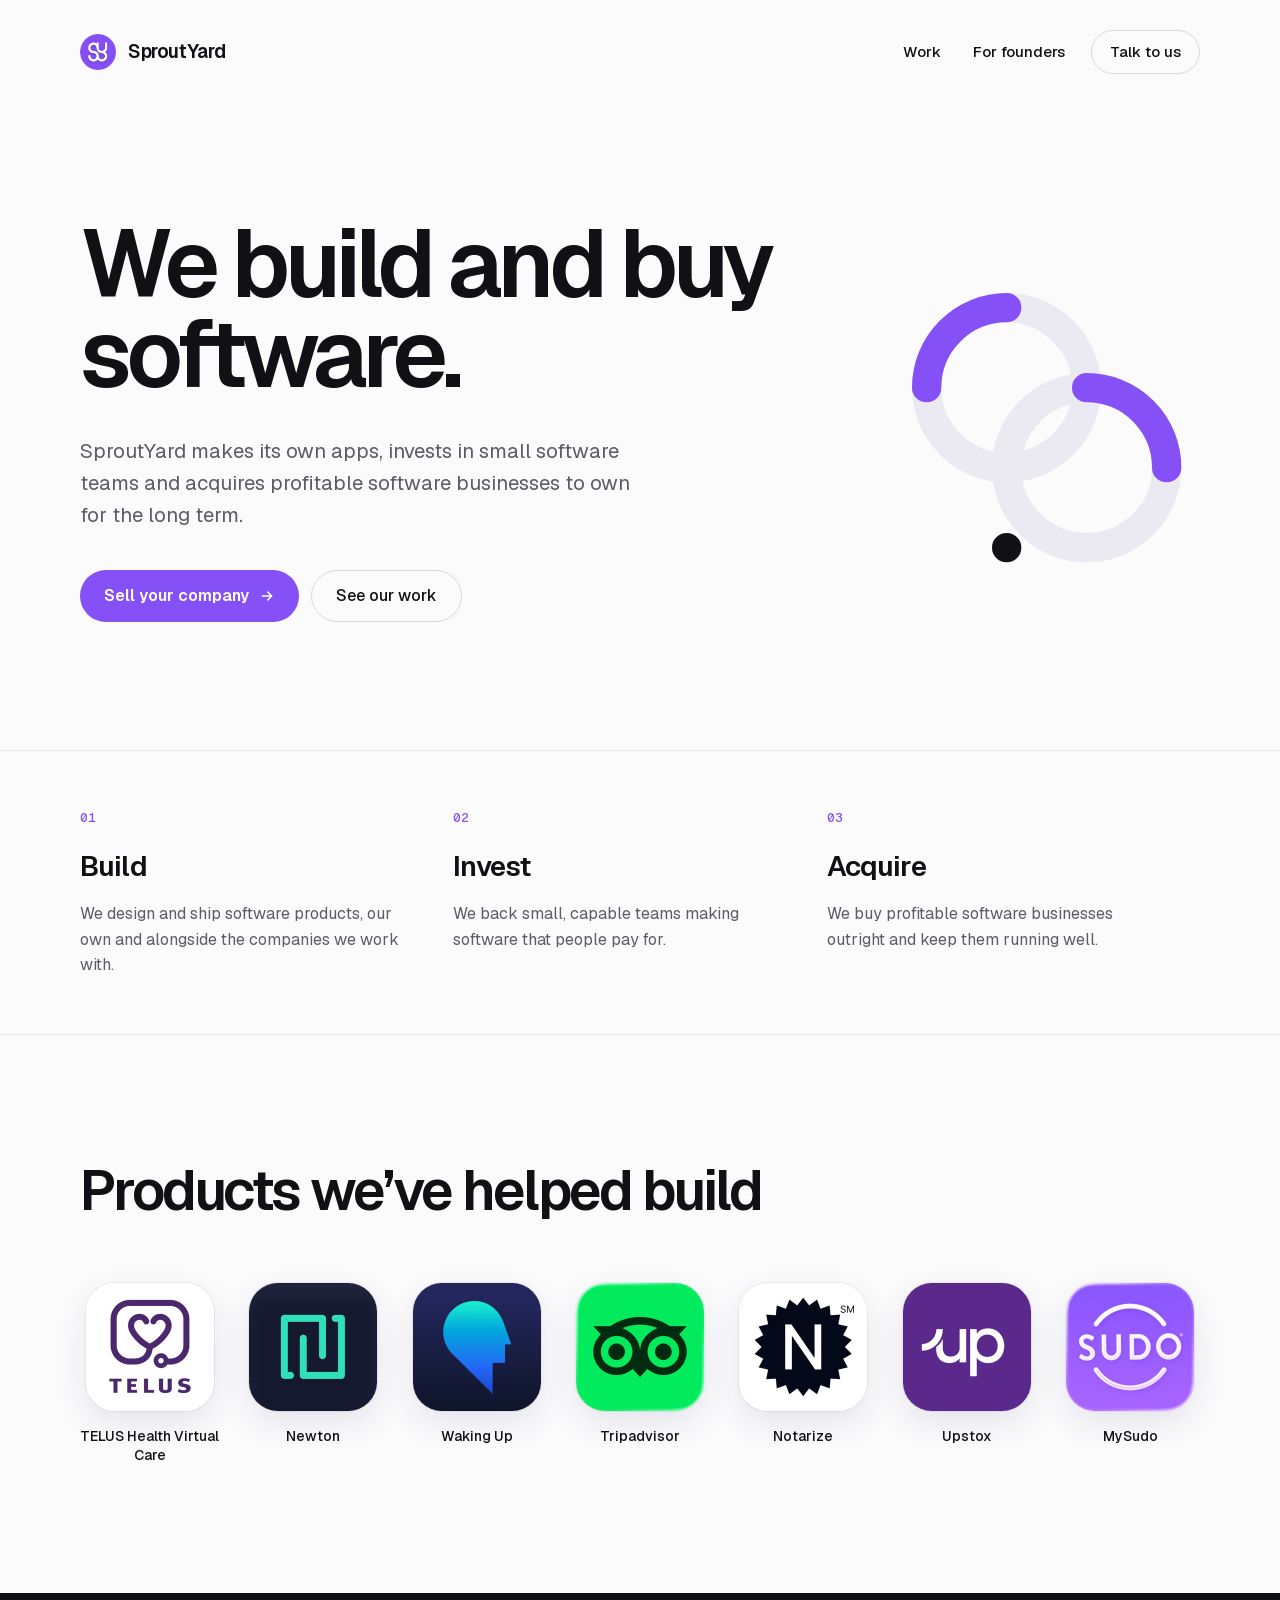
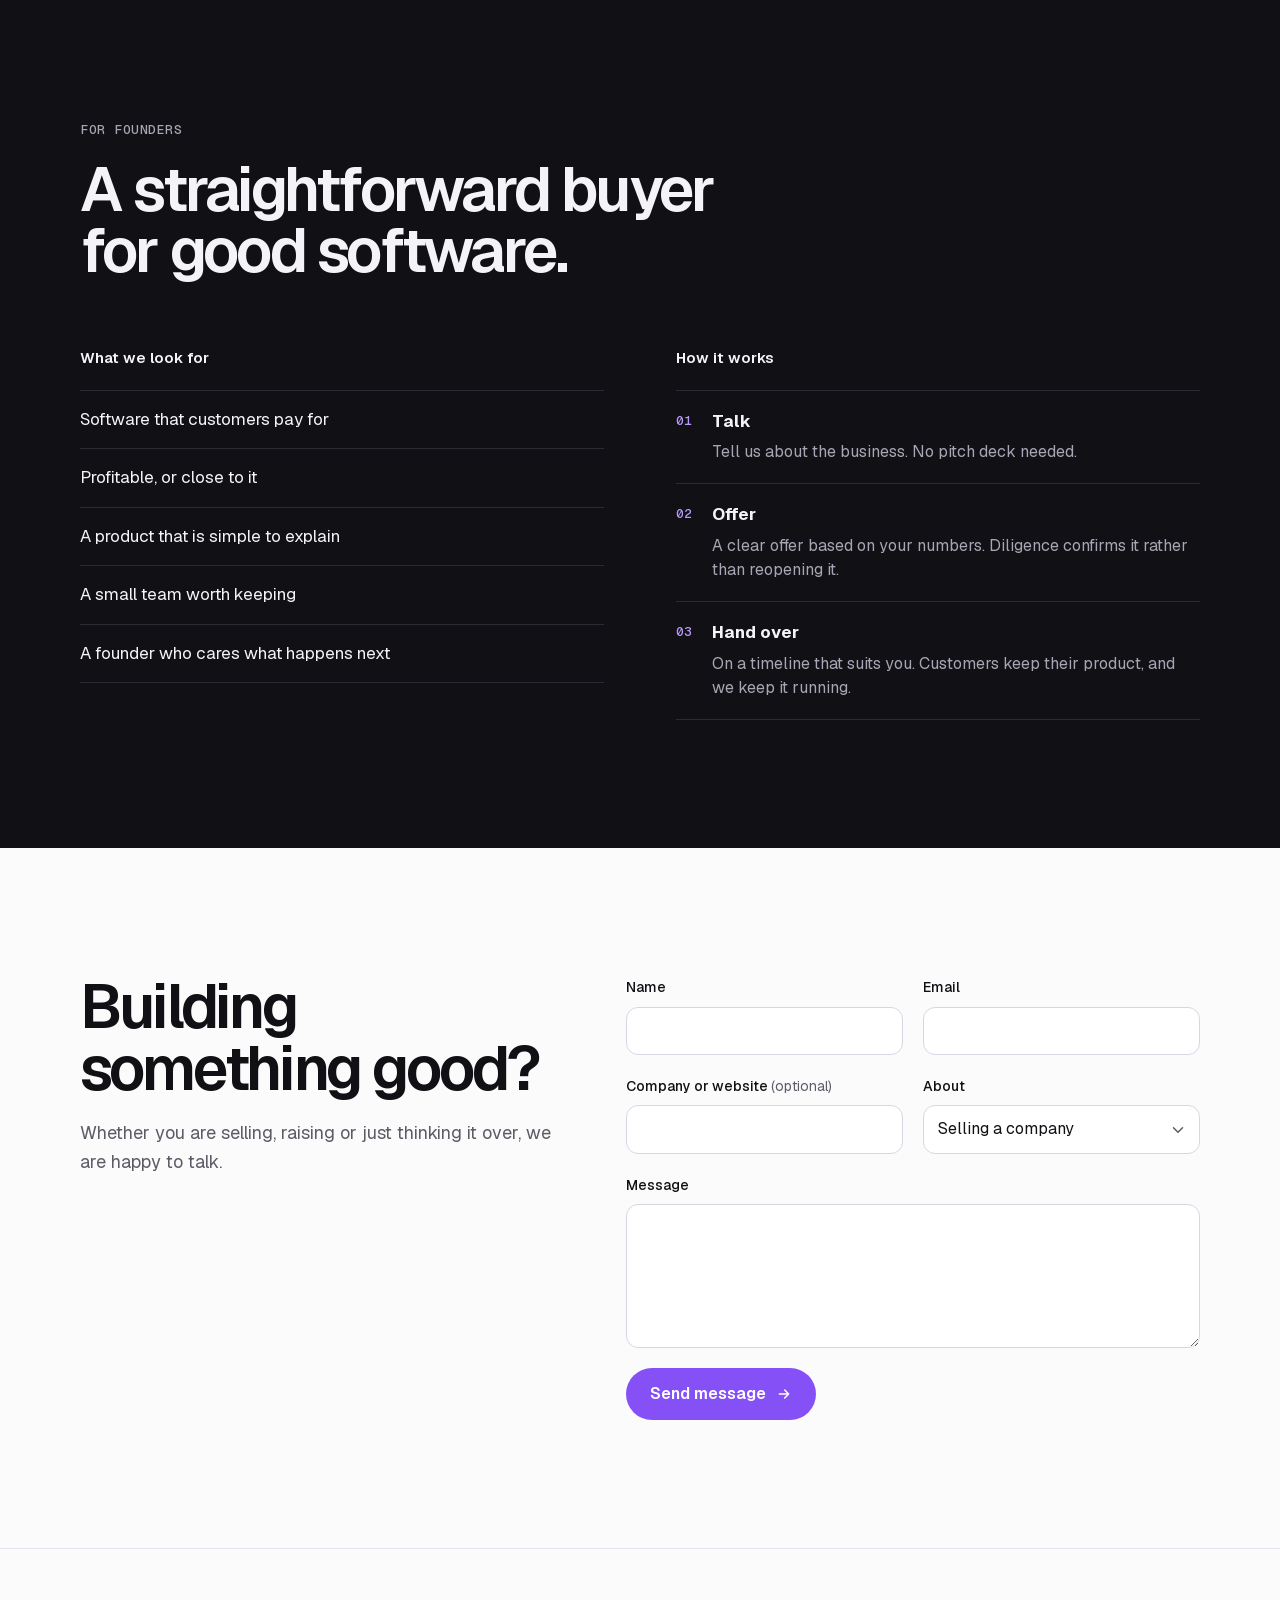
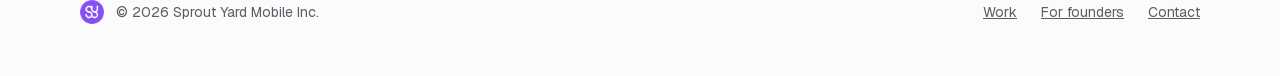
<file: site/index.html>
<!doctype html>
<html lang="en">
<head>
  <meta charset="utf-8">
  <meta name="viewport" content="width=device-width, initial-scale=1">
  <title>SproutYard — We build and buy software</title>
  <meta name="description" content="SproutYard makes its own apps, invests in small software teams and acquires profitable software businesses to own for the long term.">
  <meta name="theme-color" content="#fbfbfc">
  <link rel="canonical" href="https://sproutyard.com/">
  <meta property="og:type" content="website">
  <meta property="og:title" content="SproutYard — We build and buy software">
  <meta property="og:description" content="We make our own apps, invest in small software teams and acquire profitable software businesses.">
  <meta property="og:image" content="https://sproutyard.com/og.png">
  <meta name="twitter:card" content="summary_large_image">
  <link rel="icon" href="favicon.png" type="image/png">
  <link rel="apple-touch-icon" href="apple-touch-icon.png">
  <link rel="preload" href="fonts/geist-latin.woff2" as="font" type="font/woff2" crossorigin>
  <link rel="stylesheet" href="styles.css">
  <script src="contact.js" defer></script>
</head>
<body>
  <a class="skip" href="#main">Skip to content</a>

  <header class="wrap site-header">
    <a class="brand" href="./" aria-label="SproutYard home">
      <img src="assets/logo.png" alt="" width="36" height="36">
      <span>SproutYard</span>
    </a>
    <nav class="nav" aria-label="Main">
      <a href="#work">Work</a>
      <a href="#founders">For founders</a>
      <a class="nav-cta" href="#contact">Talk to us</a>
    </nav>
  </header>

  <main id="main">
    <section class="wrap hero" aria-labelledby="hero-title">
      <div class="hero-copy">
        <h1 id="hero-title">We build and buy software.</h1>
        <p class="lead">SproutYard makes its own apps, invests in small software teams and acquires profitable software businesses to own for the long term.</p>
        <div class="actions">
          <a class="btn" href="#founders">Sell your company <svg viewBox="0 0 24 24" aria-hidden="true"><path d="M5 12h14M13 6l6 6-6 6" fill="none" stroke="currentColor" stroke-width="2.2" stroke-linecap="round" stroke-linejoin="round"/></svg></a>
          <a class="btn-ghost" href="#work">See our work</a>
        </div>
      </div>
      <div class="hero-art" aria-hidden="true">
        <svg viewBox="0 0 480 480">
          <circle cx="190" cy="190" r="120" fill="none" stroke="#ebe9f1" stroke-width="44"/>
          <circle cx="310" cy="310" r="120" fill="none" stroke="#ebe9f1" stroke-width="44"/>
          <path d="M70 190A120 120 0 0 1 190 70" fill="none" stroke="#8550f6" stroke-width="44" stroke-linecap="round"/>
          <path d="M310 190A120 120 0 0 1 430 310" fill="none" stroke="#8550f6" stroke-width="44" stroke-linecap="round"/>
          <circle cx="190" cy="430" r="22" fill="#111014"/>
        </svg>
      </div>
    </section>

    <section class="pillars-band" aria-label="What we do">
      <div class="wrap pillars">
        <div class="pillar">
          <p class="num">01</p>
          <h2>Build</h2>
          <p>We design and ship software products, our own and alongside the companies we work with.</p>
        </div>
        <div class="pillar">
          <p class="num">02</p>
          <h2>Invest</h2>
          <p>We back small, capable teams making software that people pay for.</p>
        </div>
        <div class="pillar">
          <p class="num">03</p>
          <h2>Acquire</h2>
          <p>We buy profitable software businesses outright and keep them running well.</p>
        </div>
      </div>
    </section>

    <section class="wrap work" id="work" aria-labelledby="work-title">
      <h2 class="section-title" id="work-title">Products we’ve helped build</h2>
      <ul class="work-grid">
        <li><a href="https://apps.apple.com/ca/app/id1084429206"><img src="assets/work/telus.jpg" alt="" width="128" height="128" loading="lazy">TELUS Health Virtual Care</a></li>
        <li><a href="https://apps.apple.com/ca/app/id1370504122"><img src="assets/work/newton.jpg" alt="" width="128" height="128" loading="lazy">Newton</a></li>
        <li><a href="https://apps.apple.com/app/id1307736395"><img src="assets/work/wakingup.jpg" alt="" width="128" height="128" loading="lazy">Waking Up</a></li>
        <li><a href="https://apps.apple.com/app/id284876795"><img src="assets/work/tripadvisor.jpg" alt="" width="128" height="128" loading="lazy">Tripadvisor</a></li>
        <li><a href="https://apps.apple.com/app/id1022005141"><img src="assets/work/notarize.jpg" alt="" width="128" height="128" loading="lazy">Notarize</a></li>
        <li><a href="https://apps.apple.com/app/id1584953620"><img src="assets/work/upstox.jpg" alt="" width="128" height="128" loading="lazy">Upstox</a></li>
        <li><a href="https://apps.apple.com/app/id1237892621"><img src="assets/work/mysudo.jpg" alt="" width="128" height="128" loading="lazy">MySudo</a></li>
      </ul>
    </section>

    <section class="founders" id="founders" aria-labelledby="founders-title">
      <div class="wrap">
        <p class="kicker">For founders</p>
        <h2 id="founders-title">A straightforward buyer for good software.</h2>
        <div class="founders-cols">
          <div>
            <h3>What we look for</h3>
            <ul class="rule-list">
              <li>Software that customers pay for</li>
              <li>Profitable, or close to it</li>
              <li>A product that is simple to explain</li>
              <li>A small team worth keeping</li>
              <li>A founder who cares what happens next</li>
            </ul>
          </div>
          <div>
            <h3>How it works</h3>
            <ol class="rule-list steps">
              <li><span class="num">01</span><div><strong>Talk</strong><p>Tell us about the business. No pitch deck needed.</p></div></li>
              <li><span class="num">02</span><div><strong>Offer</strong><p>A clear offer based on your numbers. Diligence confirms it rather than reopening it.</p></div></li>
              <li><span class="num">03</span><div><strong>Hand over</strong><p>On a timeline that suits you. Customers keep their product, and we keep it running.</p></div></li>
            </ol>
          </div>
        </div>
      </div>
    </section>

    <section class="wrap contact" id="contact" aria-labelledby="contact-title">
      <div class="contact-intro">
        <h2 id="contact-title">Building something good?</h2>
        <p>Whether you are selling, raising or just thinking it over, we are happy to talk.</p>
      </div>
      <!-- Web3Forms delivers submissions to the inbox registered with the access key, so the address never appears here. -->
      <form class="contact-form" action="https://api.web3forms.com/submit" method="post" data-contact>
        <input type="hidden" name="access_key" value="f8f40aee-fe30-47da-bb1c-5ffd8d4a582f">
        <input type="hidden" name="subject" value="New message from sproutyard.com">
        <input type="hidden" name="from_name" value="SproutYard website">
        <input class="hp" type="checkbox" name="botcheck" tabindex="-1" autocomplete="off" aria-hidden="true">
        <div class="field">
          <label for="f-name">Name</label>
          <input id="f-name" name="name" type="text" autocomplete="name" required>
        </div>
        <div class="field">
          <label for="f-email">Email</label>
          <input id="f-email" name="email" type="email" autocomplete="email" required>
        </div>
        <div class="field">
          <label for="f-company">Company or website <span class="optional">(optional)</span></label>
          <input id="f-company" name="company" type="text" autocomplete="organization">
        </div>
        <div class="field">
          <label for="f-topic">About</label>
          <select id="f-topic" name="topic">
            <option>Selling a company</option>
            <option>Raising money</option>
            <option>Working together</option>
            <option>Something else</option>
          </select>
        </div>
        <div class="field full">
          <label for="f-message">Message</label>
          <textarea id="f-message" name="message" required></textarea>
        </div>
        <div class="form-foot">
          <button class="btn" type="submit">Send message <svg viewBox="0 0 24 24" aria-hidden="true"><path d="M5 12h14M13 6l6 6-6 6" fill="none" stroke="currentColor" stroke-width="2.2" stroke-linecap="round" stroke-linejoin="round"/></svg></button>
          <p class="form-status" data-status role="status" aria-live="polite"></p>
        </div>
      </form>
    </section>
  </main>

  <footer class="site-footer">
    <div class="wrap">
      <div class="brand-small">
        <img src="assets/logo.png" alt="" width="24" height="24">
        <span>© <span data-year>2026</span> Sprout Yard Mobile Inc.</span>
      </div>
      <nav aria-label="Footer">
        <a href="#work">Work</a>
        <a href="#founders">For founders</a>
        <a href="#contact">Contact</a>
      </nav>
    </div>
  </footer>
</body>
</html>
</file>
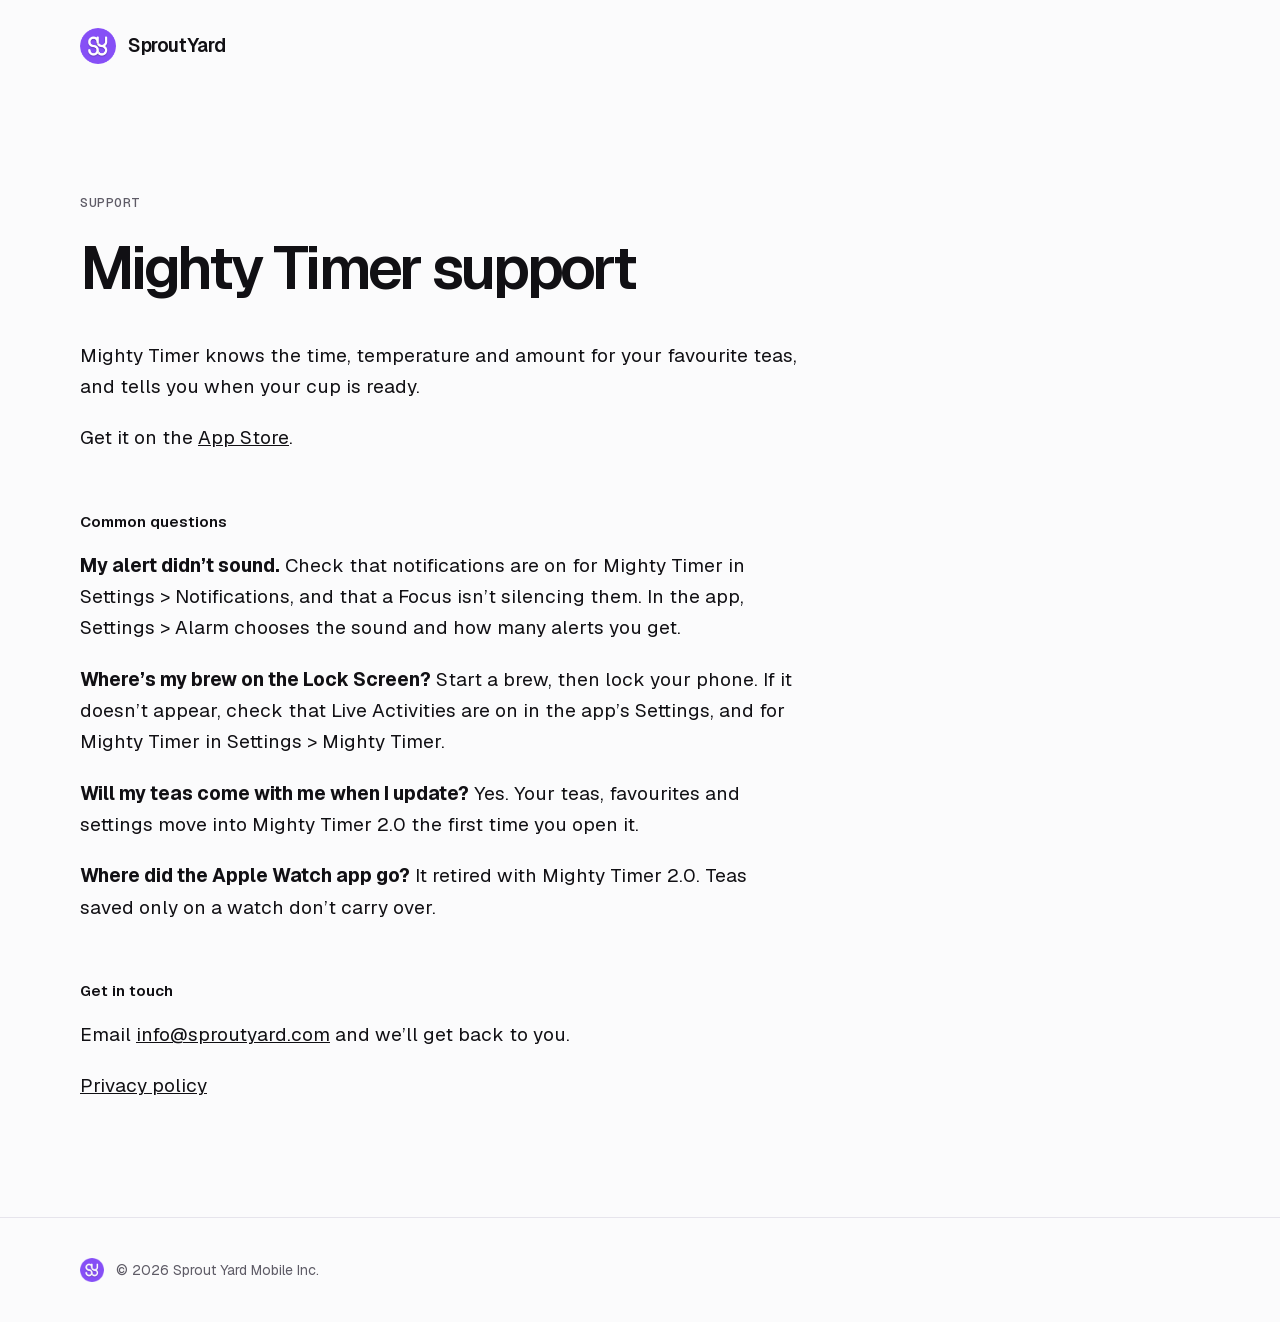
<file: site/mighty-timer/index.html>
<!doctype html>
<html lang="en">
<head>
  <meta charset="utf-8">
  <meta name="viewport" content="width=device-width, initial-scale=1">
  <title>Mighty Timer support</title>
  <!-- App Store support URL: kept out of search results and off the site's navigation, like /support. -->
  <meta name="robots" content="noindex">
  <meta name="theme-color" content="#fbfbfc">
  <link rel="icon" href="../favicon.png" type="image/png">
  <link rel="apple-touch-icon" href="../apple-touch-icon.png">
  <link rel="stylesheet" href="../styles.css">
</head>
<body>
  <header class="wrap site-header">
    <a class="brand" href="../" aria-label="SproutYard home">
      <img src="../assets/logo.png" alt="" width="36" height="36">
      <span>SproutYard</span>
    </a>
  </header>

  <main class="wrap">
    <article class="policy support" aria-labelledby="title">
      <p class="kicker">Support</p>
      <h1 id="title">Mighty Timer support</h1>
      <div class="body">
        <p>Mighty Timer knows the time, temperature and amount for your favourite teas, and tells you when your cup is ready.</p>
        <p>Get it on the <a href="https://apps.apple.com/app/mighty-timer/id991351284">App Store</a>.</p>
      </div>
      <h2>Common questions</h2>
      <div class="body">
        <p><strong>My alert didn’t sound.</strong> Check that notifications are on for Mighty Timer in Settings &gt; Notifications, and that a Focus isn’t silencing them. In the app, Settings &gt; Alarm chooses the sound and how many alerts you get.</p>
        <p><strong>Where’s my brew on the Lock Screen?</strong> Start a brew, then lock your phone. If it doesn’t appear, check that Live Activities are on in the app’s Settings, and for Mighty Timer in Settings &gt; Mighty Timer.</p>
        <p><strong>Will my teas come with me when I update?</strong> Yes. Your teas, favourites and settings move into Mighty Timer 2.0 the first time you open it.</p>
        <p><strong>Where did the Apple Watch app go?</strong> It retired with Mighty Timer 2.0. Teas saved only on a watch don’t carry over.</p>
      </div>
      <h2>Get in touch</h2>
      <div class="body">
        <p>Email <a href="mailto:info@sproutyard.com">info@sproutyard.com</a> and we’ll get back to you.</p>
        <p><a href="privacy">Privacy policy</a></p>
      </div>
    </article>
  </main>

  <footer class="site-footer">
    <div class="wrap">
      <div class="brand-small">
        <img src="../assets/logo.png" alt="" width="24" height="24">
        <span>© 2026 Sprout Yard Mobile Inc.</span>
      </div>
    </div>
  </footer>
</body>
</html>
</file>
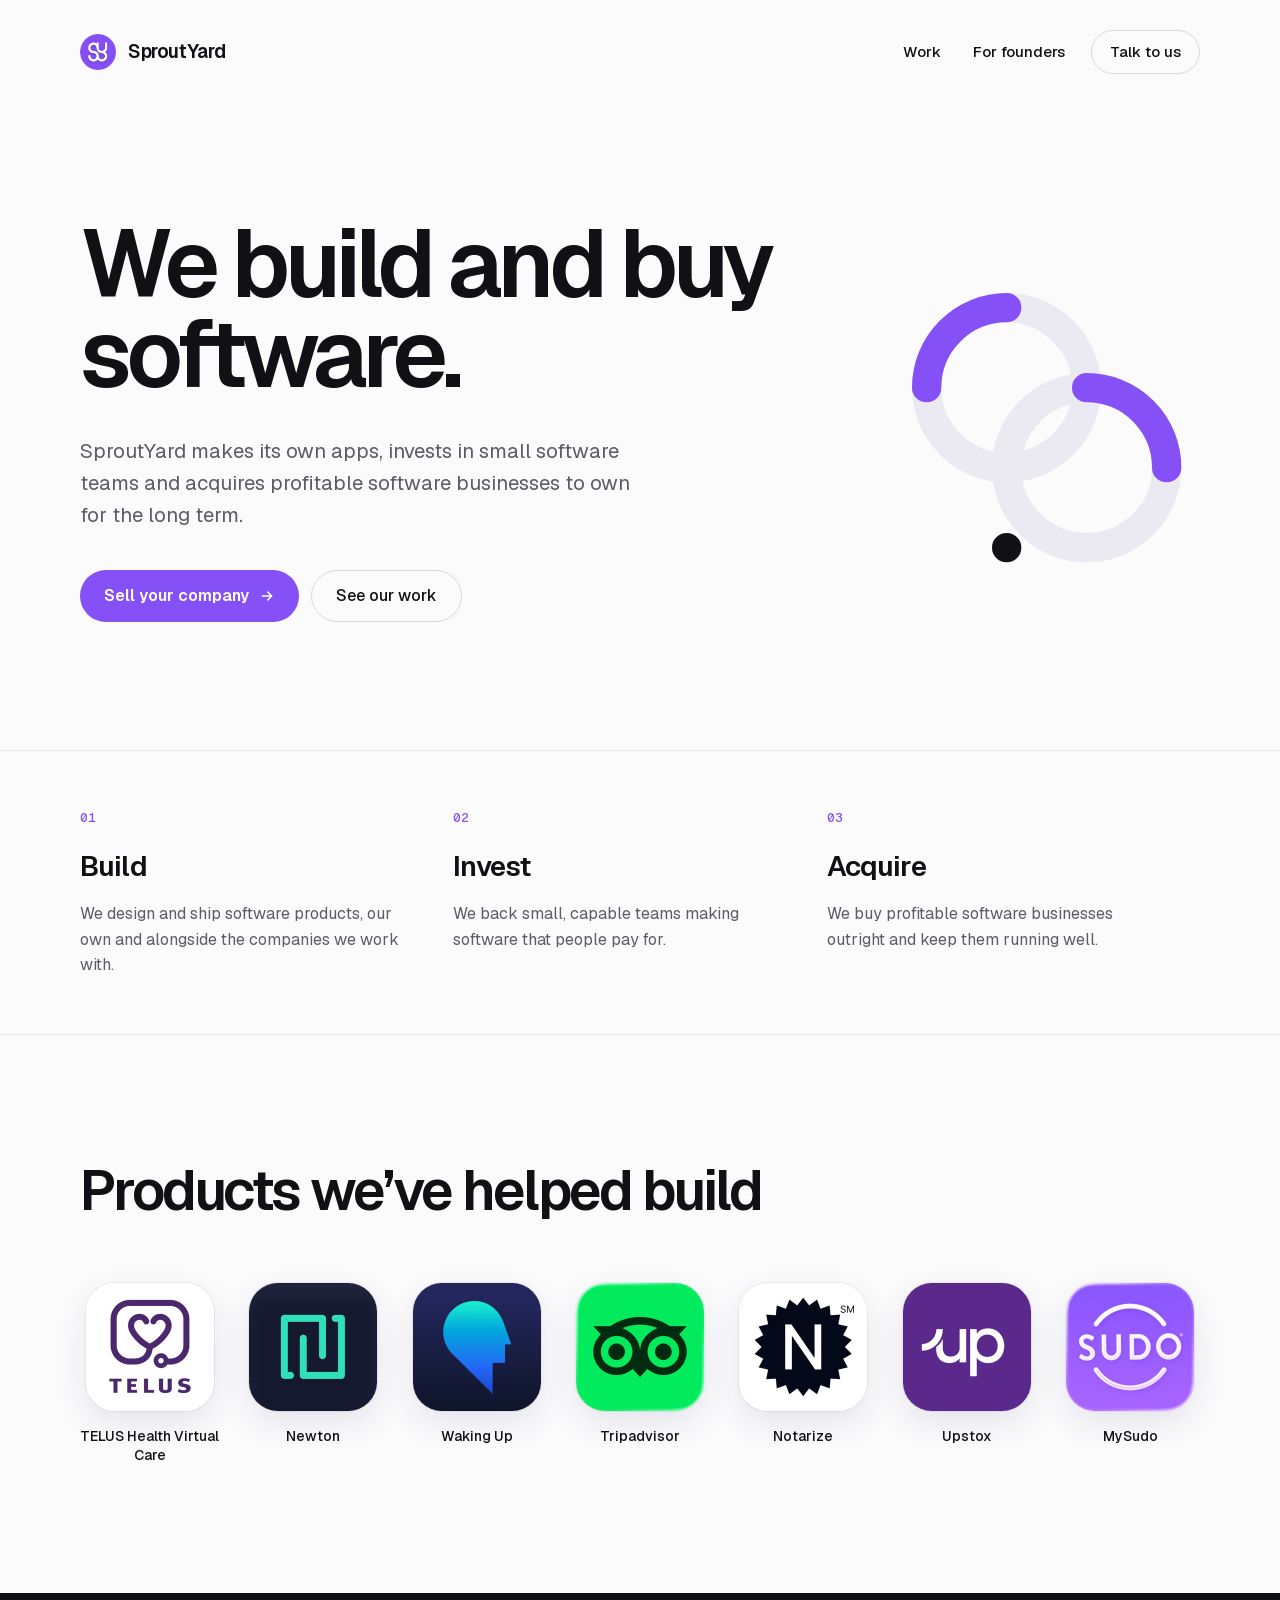
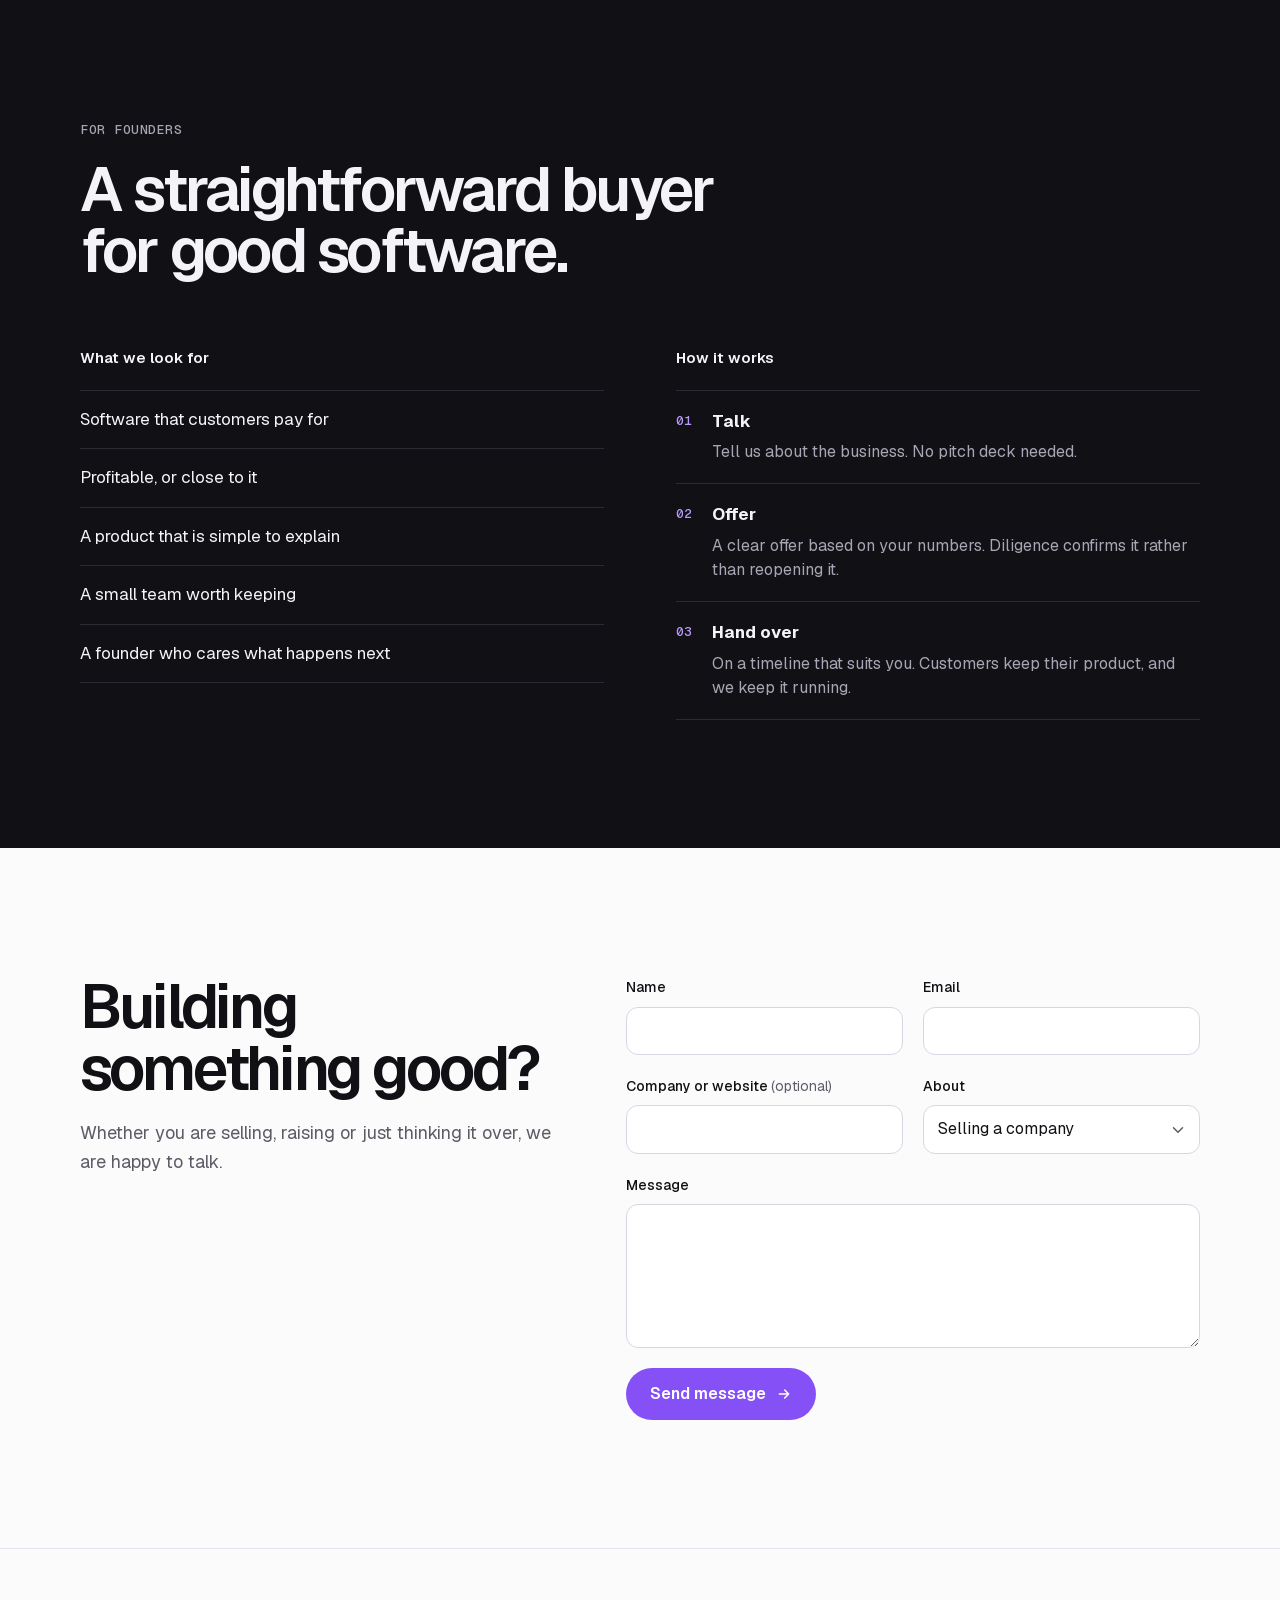
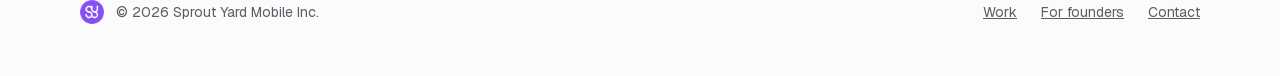
<file: site/about.html>
<!doctype html>
<html lang="en">
<head>
  <meta charset="utf-8">
  <title>Moved · SproutYard</title>
  <meta name="robots" content="noindex">
  <link rel="canonical" href="https://sproutyard.com/#about">
  <meta http-equiv="refresh" content="0; url=./">
</head>
<body>
  <p>This page has moved. <a href="./">Continue to SproutYard</a>.</p>
</body>
</html>
</file>
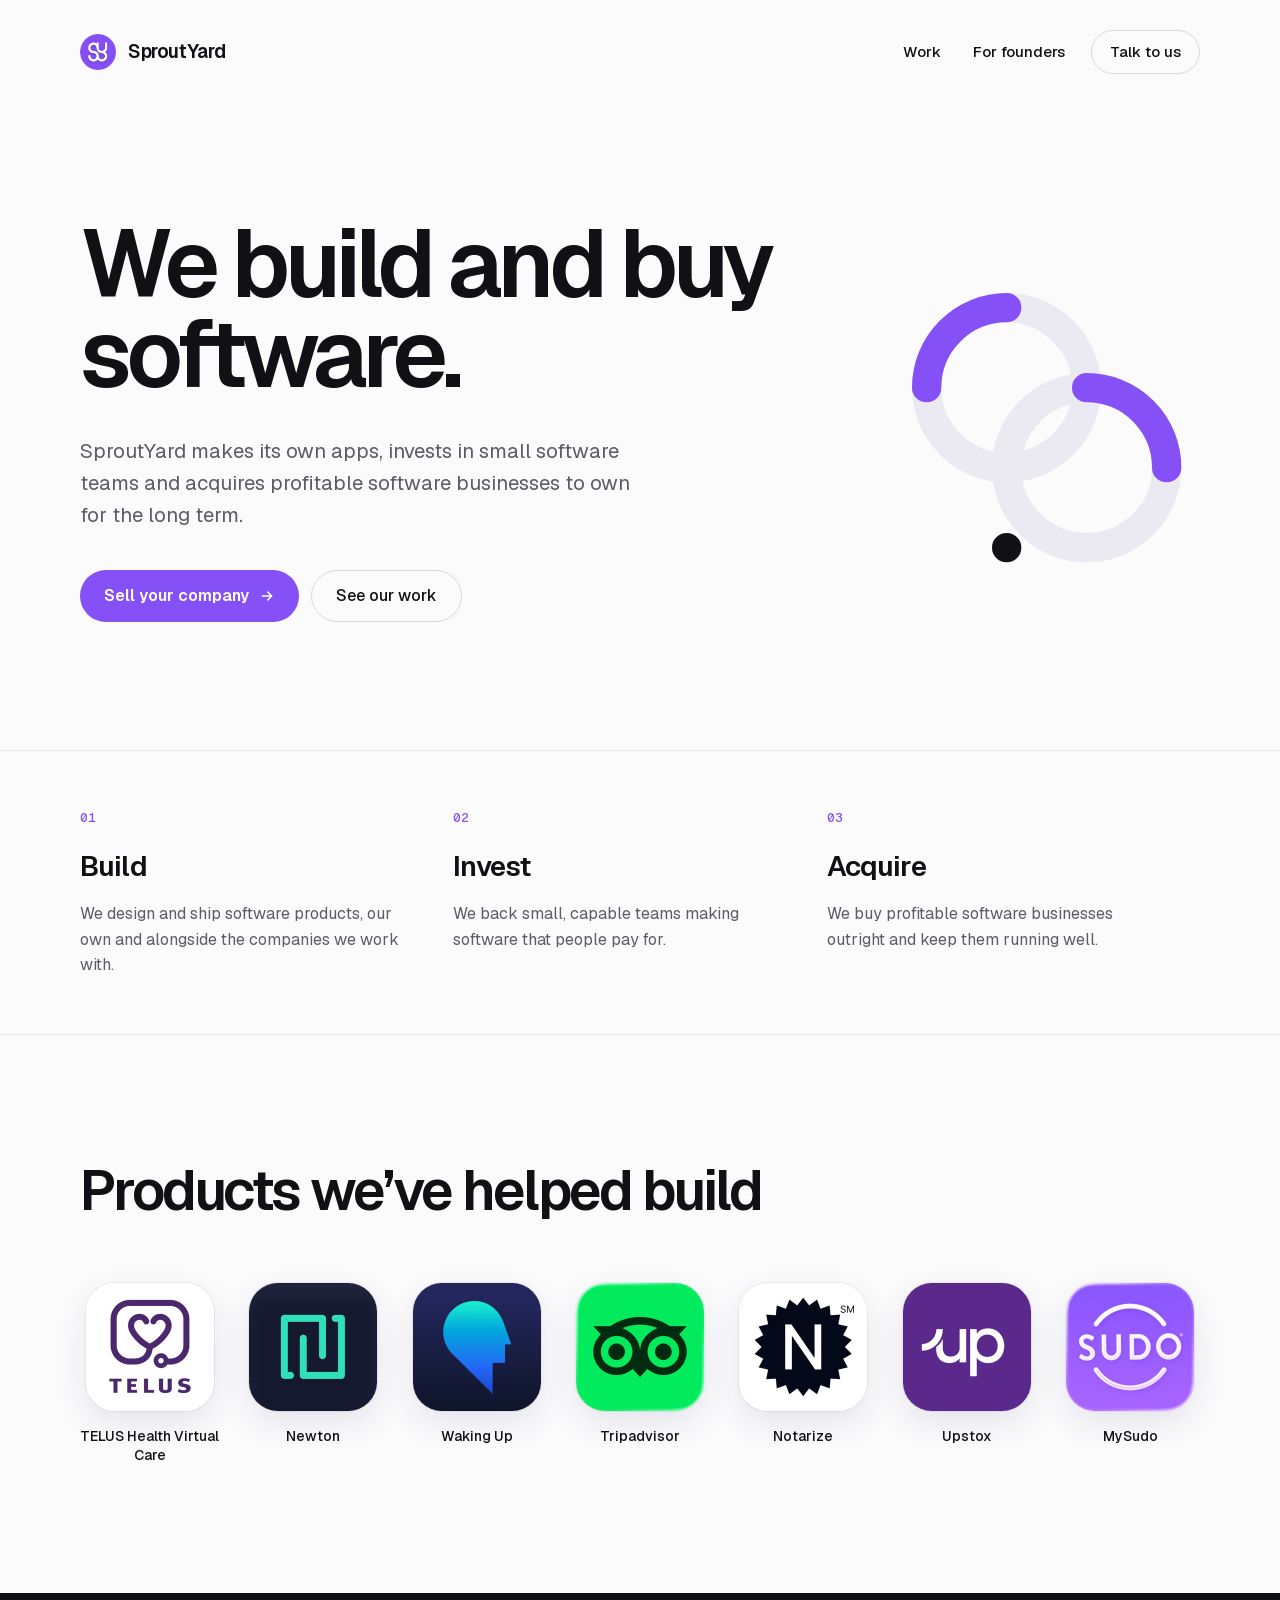
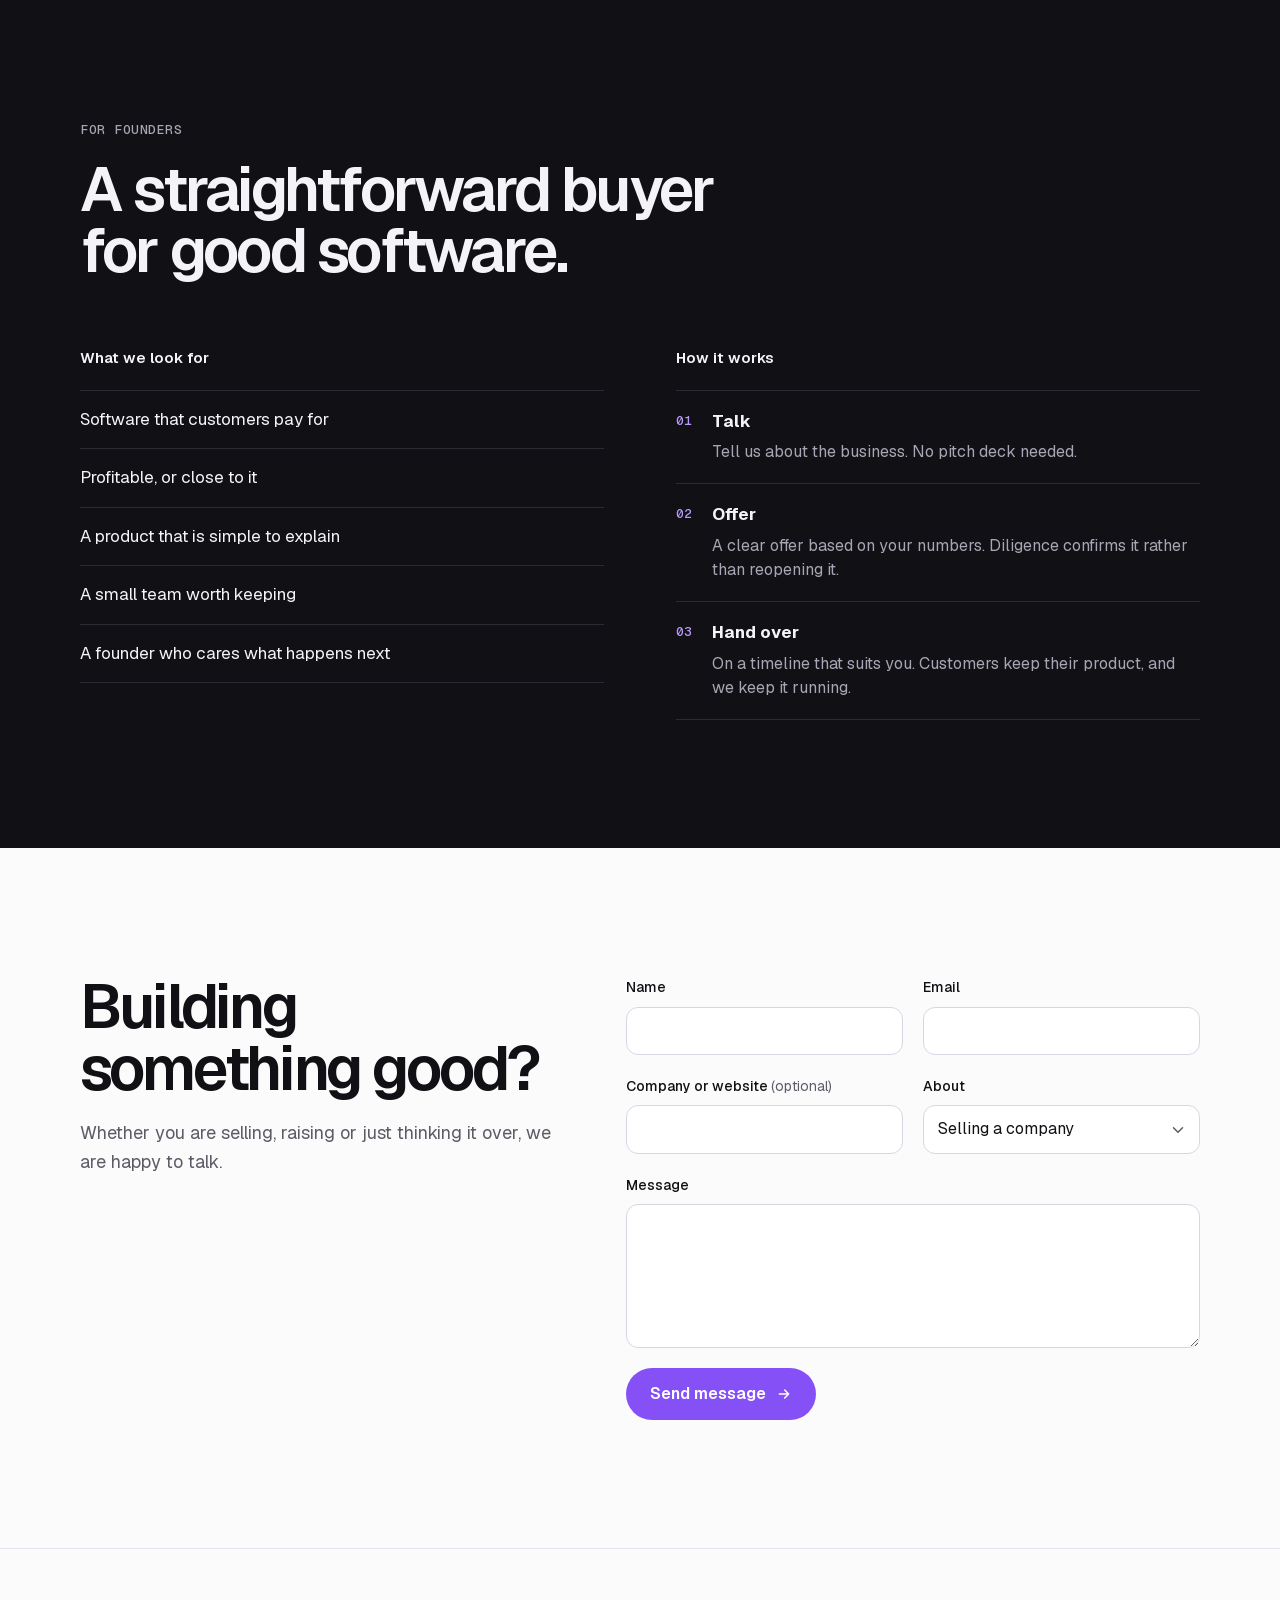
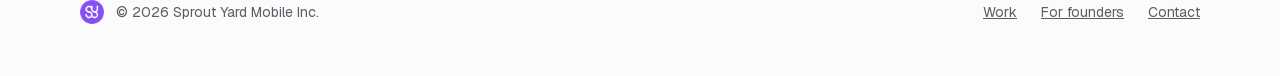
<file: site/cart.html>
<!doctype html>
<html lang="en">
<head>
  <meta charset="utf-8">
  <title>Moved · SproutYard</title>
  <meta name="robots" content="noindex">
  <link rel="canonical" href="https://sproutyard.com/">
  <meta http-equiv="refresh" content="0; url=./">
</head>
<body>
  <p>This page has moved. <a href="./">Continue to SproutYard</a>.</p>
</body>
</html>
</file>
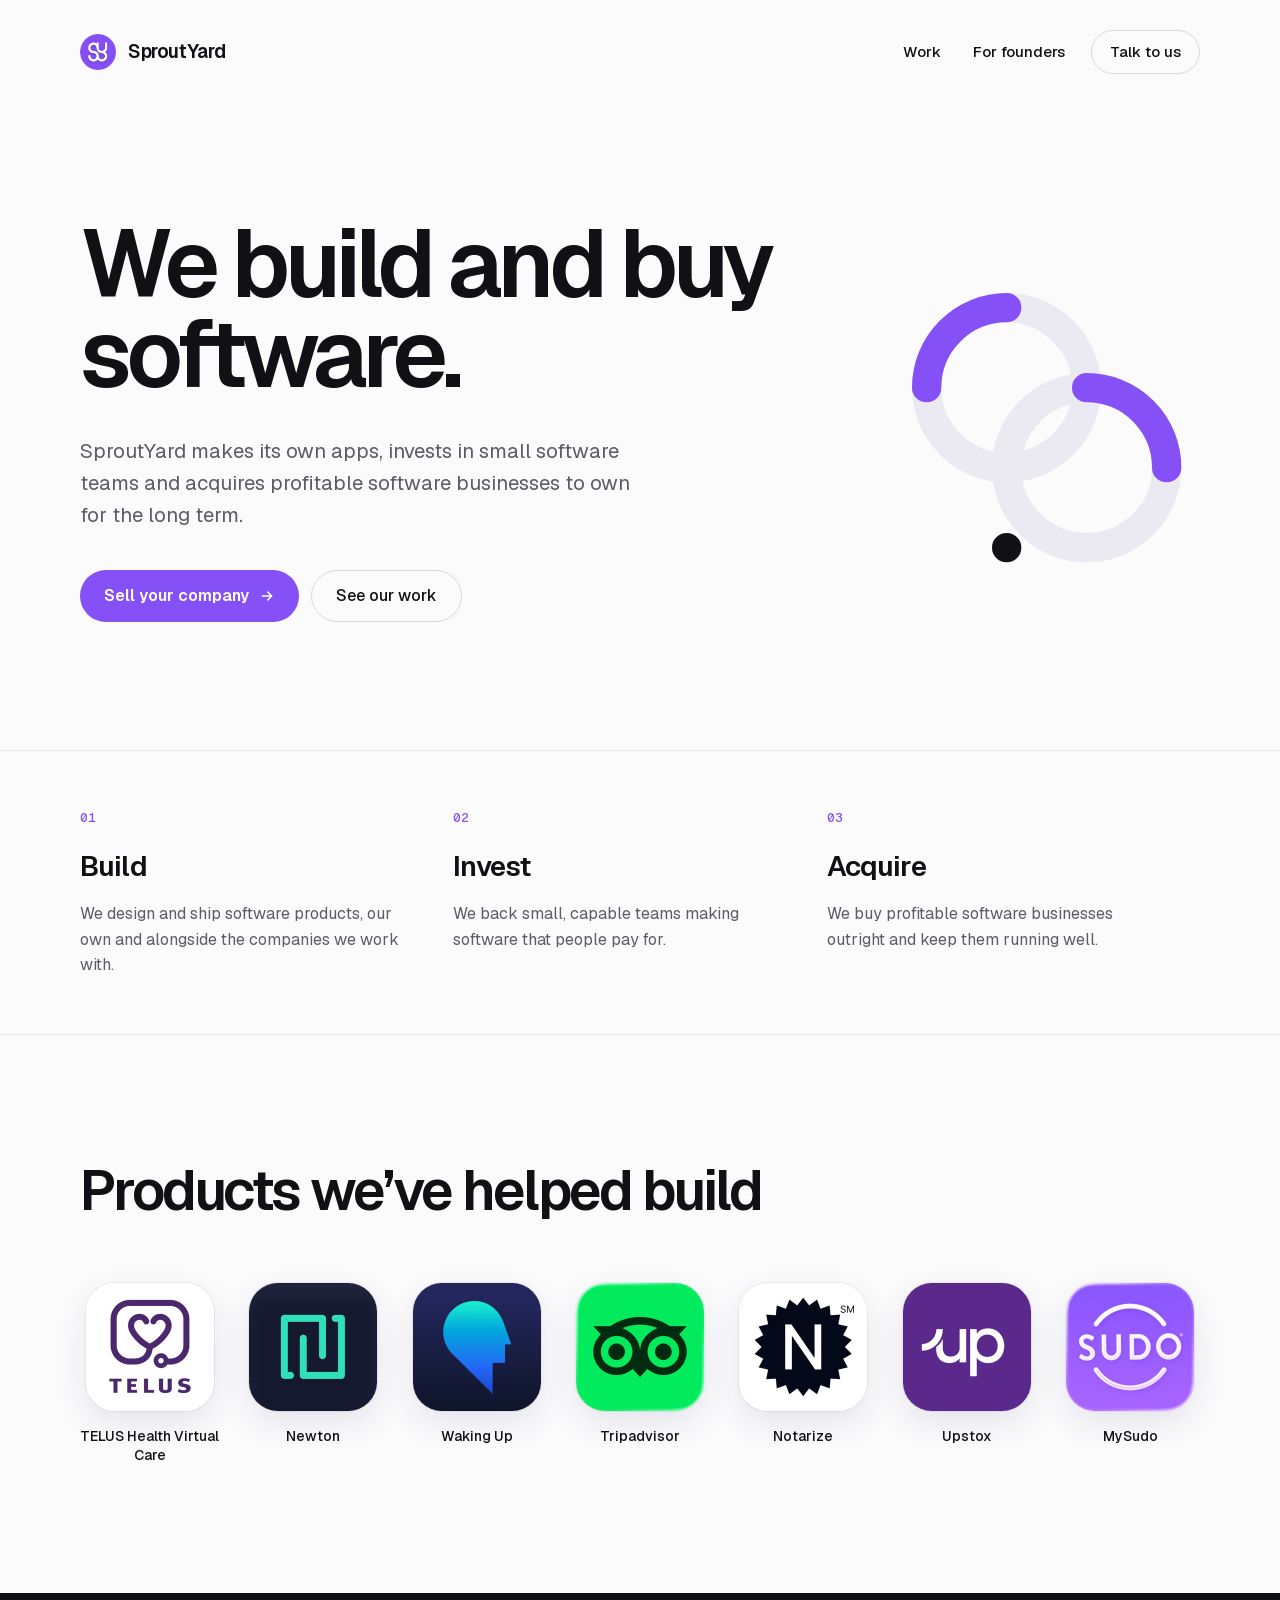
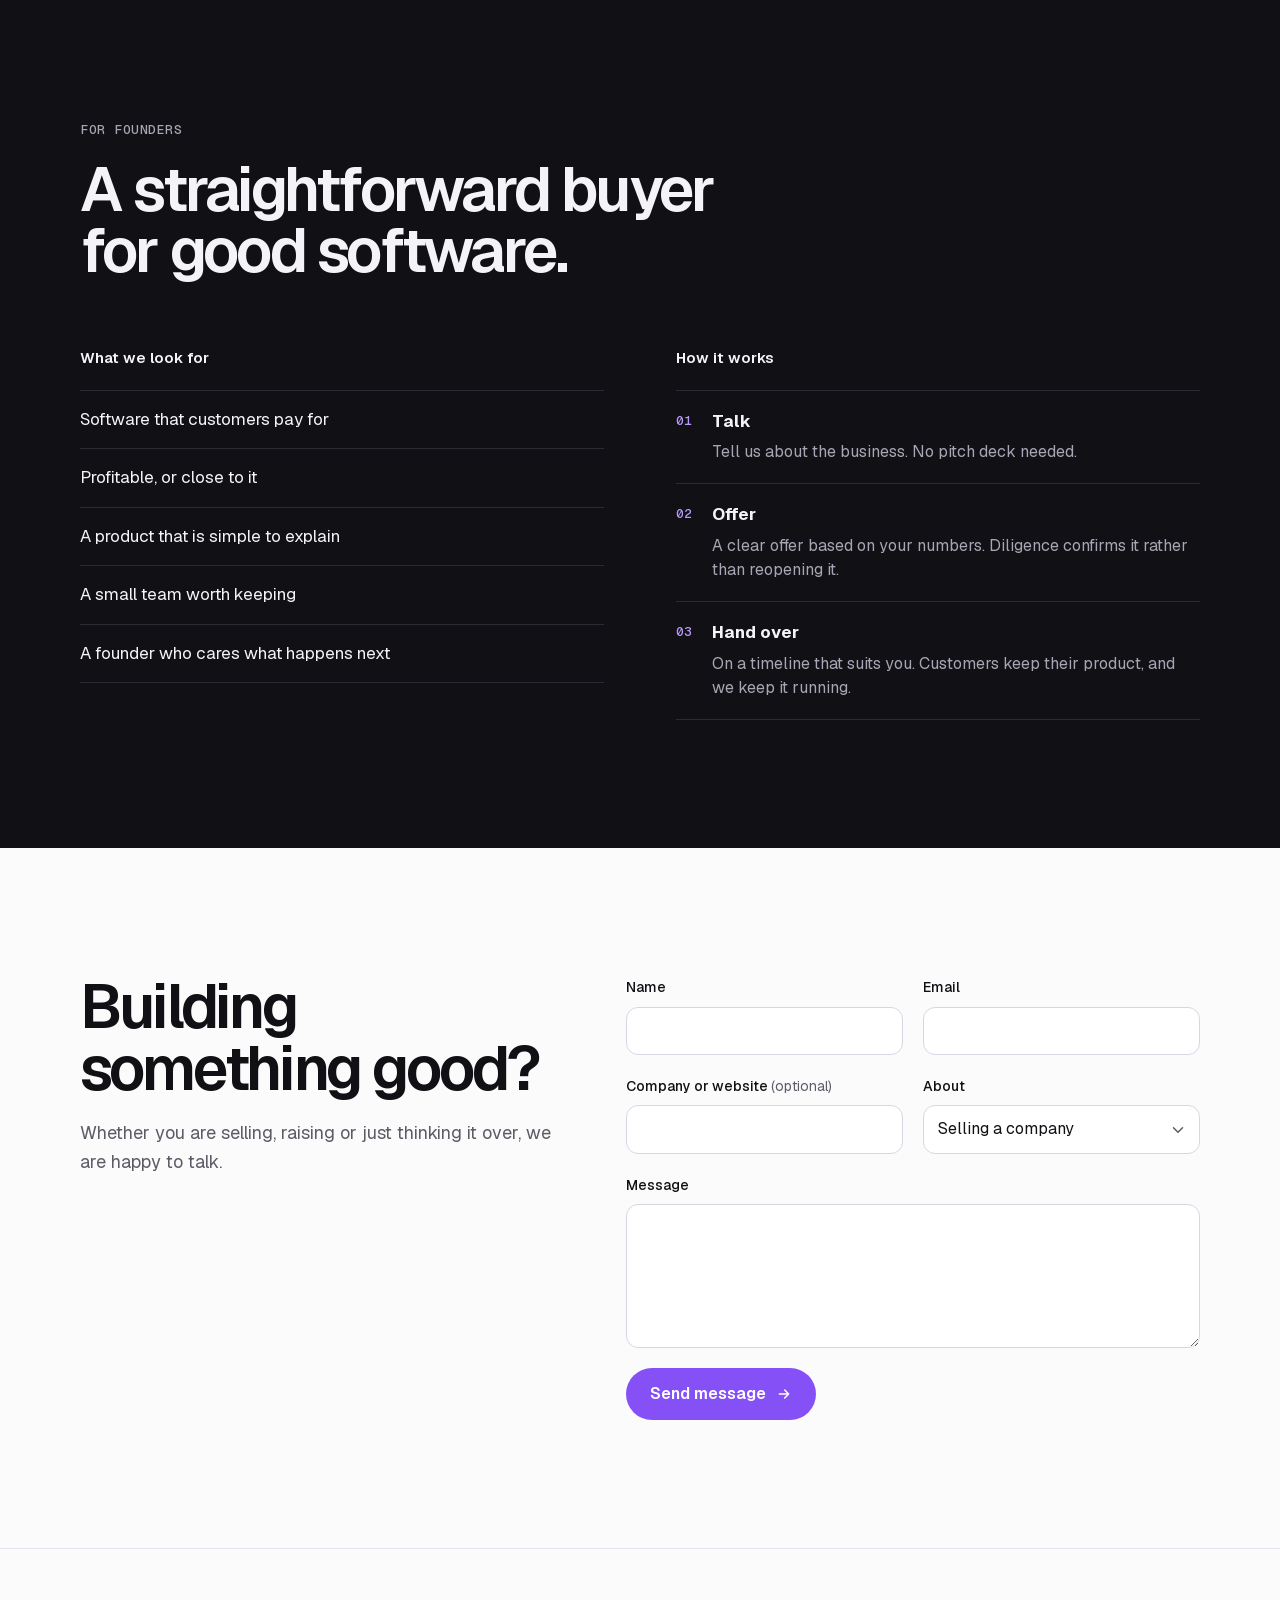
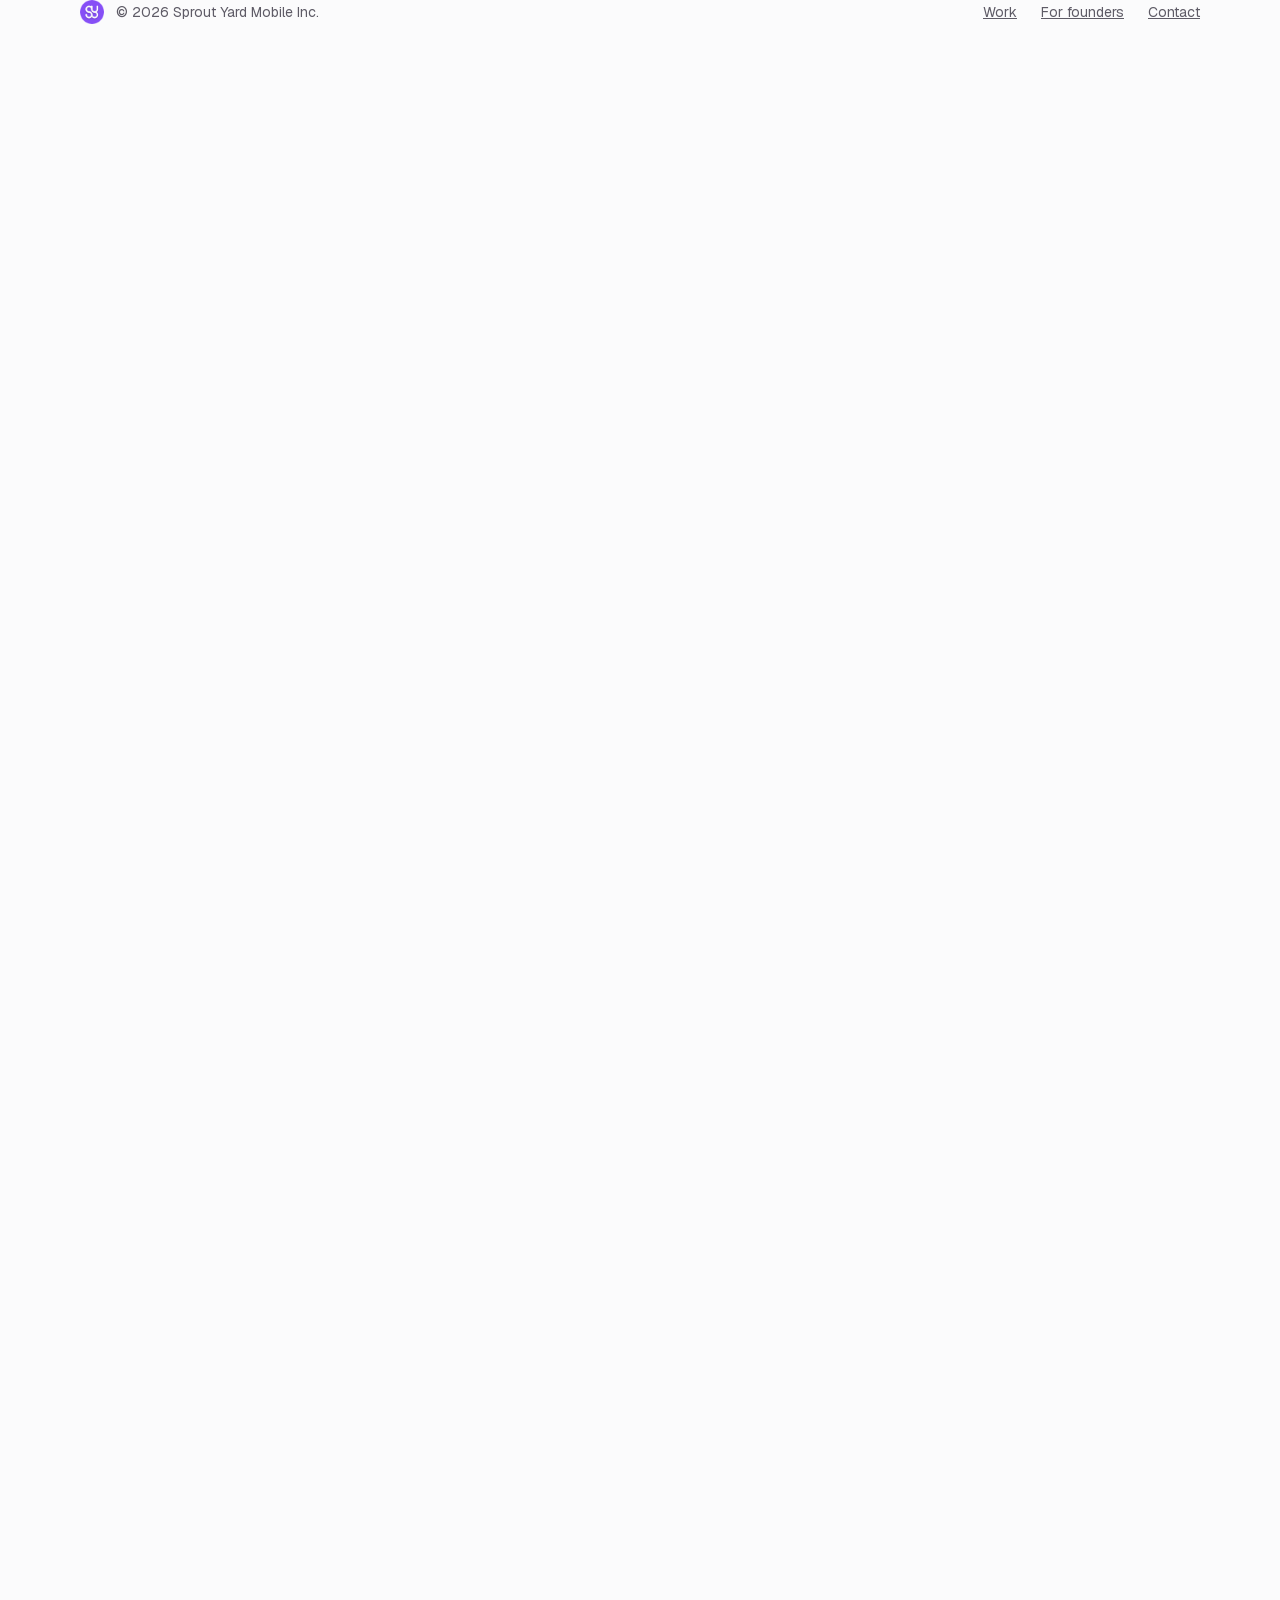
<file: site/contact.html>
<!doctype html>
<html lang="en">
<head>
  <meta charset="utf-8">
  <title>Moved · SproutYard</title>
  <meta name="robots" content="noindex">
  <link rel="canonical" href="https://sproutyard.com/">
  <meta http-equiv="refresh" content="0; url=./#contact">
</head>
<body>
  <p>This page has moved. <a href="./#contact">Continue to SproutYard</a>.</p>
</body>
</html>
</file>
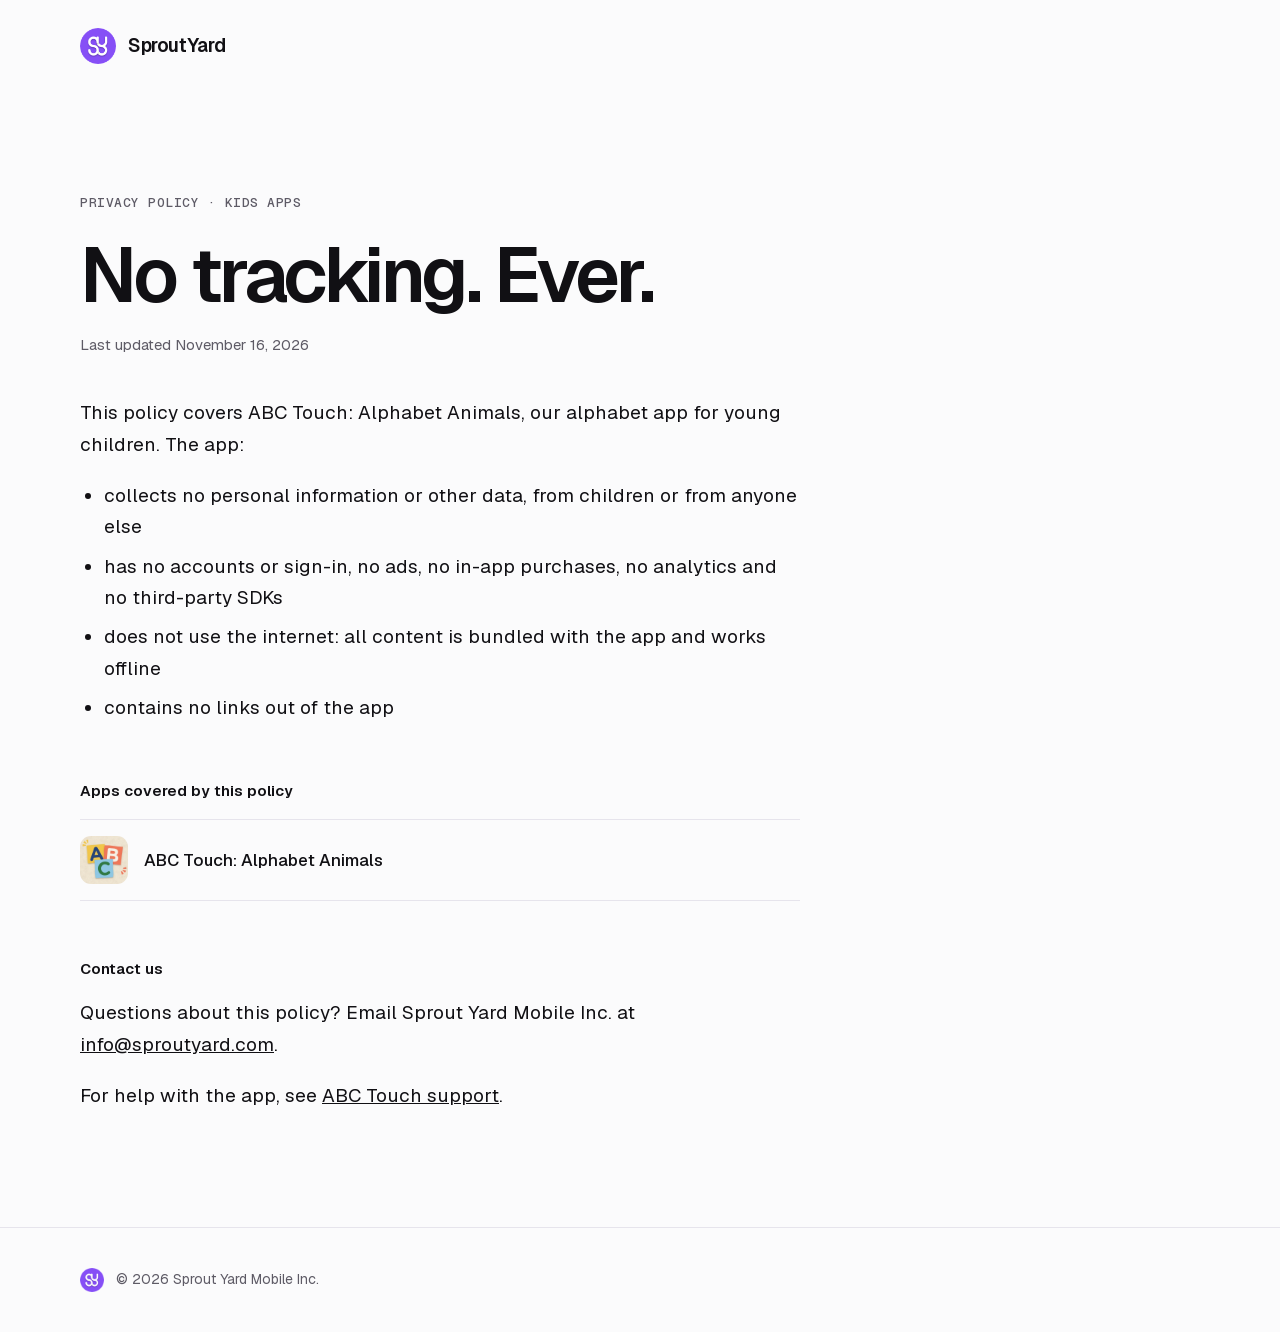
<file: site/kids.html>
<!doctype html>
<html lang="en">
<head>
  <meta charset="utf-8">
  <meta name="viewport" content="width=device-width, initial-scale=1">
  <title>Kids apps privacy policy · SproutYard</title>
  <!-- Linked from App Store listings only: kept out of search results and off the site's navigation. -->
  <meta name="robots" content="noindex">
  <meta name="theme-color" content="#fbfbfc">
  <link rel="icon" href="favicon.png" type="image/png">
  <link rel="apple-touch-icon" href="apple-touch-icon.png">
  <link rel="stylesheet" href="styles.css">
</head>
<body>
  <header class="wrap site-header">
    <a class="brand" href="./" aria-label="SproutYard home">
      <img src="assets/logo.png" alt="" width="36" height="36">
      <span>SproutYard</span>
    </a>
  </header>

  <main class="wrap">
    <article class="policy" aria-labelledby="title">
      <p class="kicker">Privacy policy · Kids apps</p>
      <h1 id="title">No tracking. Ever.</h1>
      <p class="updated">Last updated <time datetime="2026-11-16">November 16, 2026</time></p>
      <div class="body">
        <p>This policy covers ABC Touch: Alphabet Animals, our alphabet app for young children. The app:</p>
        <ul>
          <li>collects no personal information or other data, from children or from anyone else</li>
          <li>has no accounts or sign-in, no ads, no in-app purchases, no analytics and no third-party SDKs</li>
          <li>does not use the internet: all content is bundled with the app and works offline</li>
          <li>contains no links out of the app</li>
        </ul>
      </div>
      <h2>Apps covered by this policy</h2>
      <a class="app-row" href="https://apps.apple.com/app/id1289525790">
        <img src="assets/apps/abc-touch/icon.webp" alt="" width="48" height="48">
        ABC Touch: Alphabet Animals
      </a>
      <h2>Contact us</h2>
      <div class="body">
        <p>Questions about this policy? Email Sprout Yard Mobile Inc. at <a href="mailto:info@sproutyard.com">info@sproutyard.com</a>.</p>
        <p>For help with the app, see <a href="support">ABC Touch support</a>.</p>
      </div>
    </article>
  </main>

  <footer class="site-footer">
    <div class="wrap">
      <div class="brand-small">
        <img src="assets/logo.png" alt="" width="24" height="24">
        <span>© 2026 Sprout Yard Mobile Inc.</span>
      </div>
    </div>
  </footer>
</body>
</html>
</file>
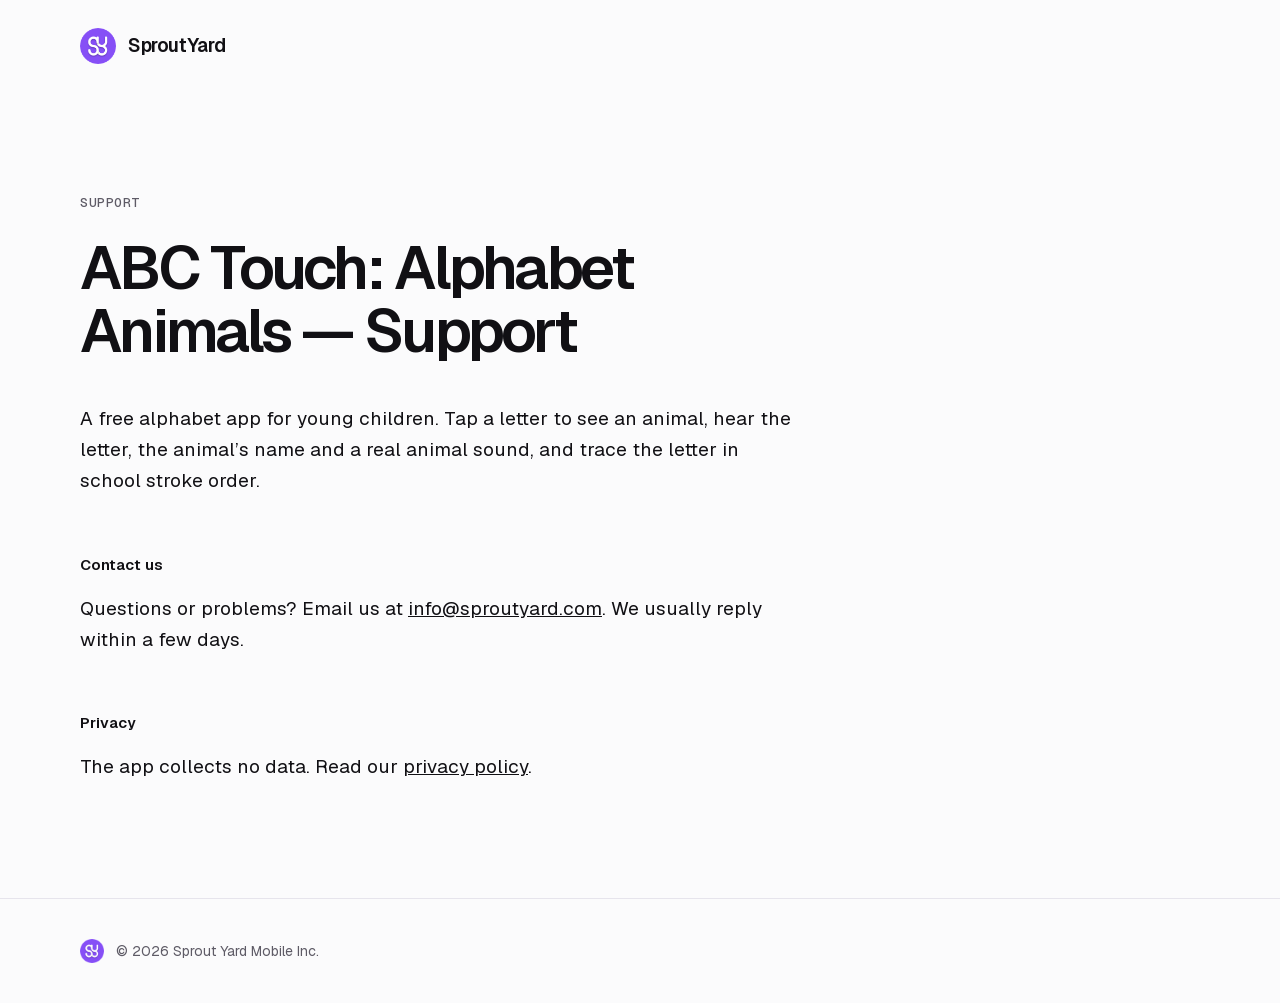
<file: site/support.html>
<!doctype html>
<html lang="en">
<head>
  <meta charset="utf-8">
  <meta name="viewport" content="width=device-width, initial-scale=1">
  <title>ABC Touch: Alphabet Animals — Support</title>
  <!-- App Store support URL: kept out of search results and off the site's navigation, like /kids. -->
  <meta name="robots" content="noindex">
  <meta name="theme-color" content="#fbfbfc">
  <link rel="icon" href="favicon.png" type="image/png">
  <link rel="apple-touch-icon" href="apple-touch-icon.png">
  <link rel="stylesheet" href="styles.css">
</head>
<body>
  <header class="wrap site-header">
    <a class="brand" href="./" aria-label="SproutYard home">
      <img src="assets/logo.png" alt="" width="36" height="36">
      <span>SproutYard</span>
    </a>
  </header>

  <main class="wrap">
    <article class="policy support" aria-labelledby="title">
      <p class="kicker">Support</p>
      <h1 id="title">ABC Touch: Alphabet Animals — Support</h1>
      <div class="body">
        <p>A free alphabet app for young children. Tap a letter to see an animal, hear the letter, the animal’s name and a real animal sound, and trace the letter in school stroke order.</p>
      </div>
      <h2>Contact us</h2>
      <div class="body">
        <p>Questions or problems? Email us at <a href="mailto:info@sproutyard.com">info@sproutyard.com</a>. We usually reply within a few days.</p>
      </div>
      <h2>Privacy</h2>
      <div class="body">
        <p>The app collects no data. Read our <a href="kids">privacy policy</a>.</p>
      </div>
    </article>
  </main>

  <footer class="site-footer">
    <div class="wrap">
      <div class="brand-small">
        <img src="assets/logo.png" alt="" width="24" height="24">
        <span>© 2026 Sprout Yard Mobile Inc.</span>
      </div>
    </div>
  </footer>
</body>
</html>
</file>
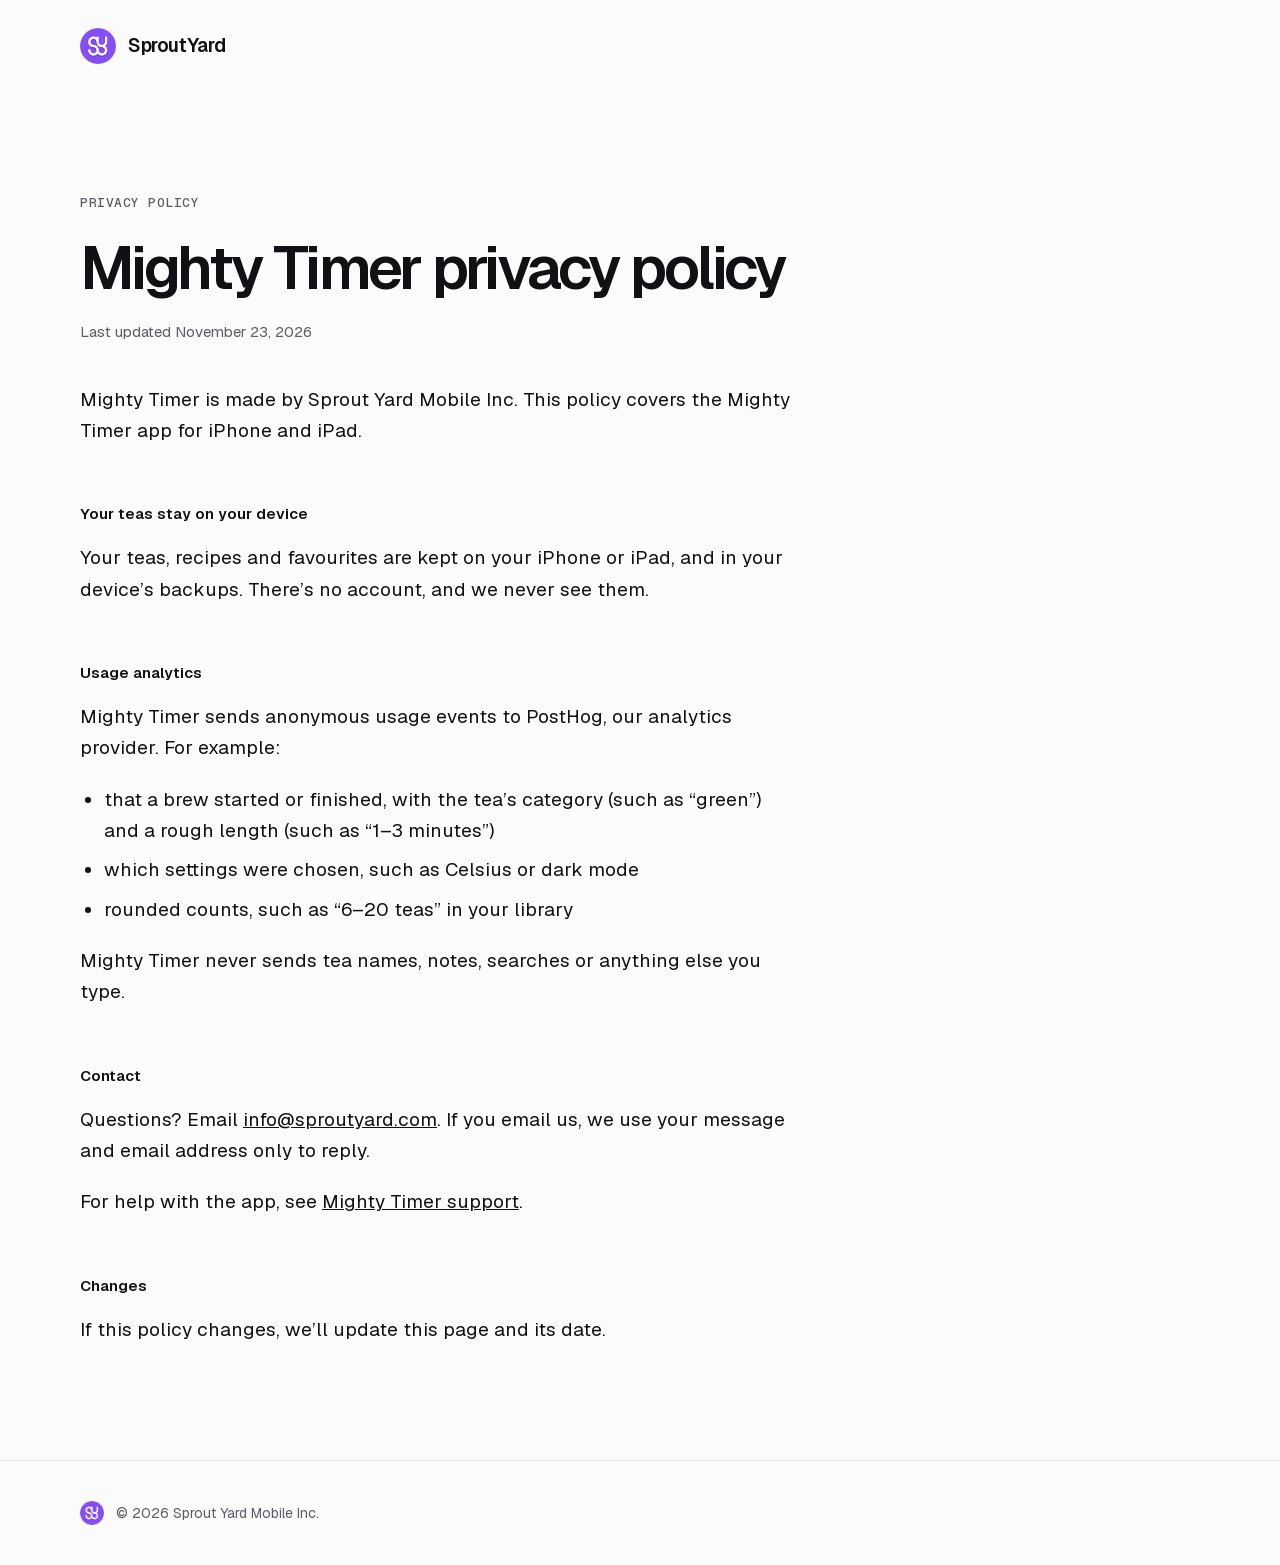
<file: site/mighty-timer/privacy.html>
<!doctype html>
<html lang="en">
<head>
  <meta charset="utf-8">
  <meta name="viewport" content="width=device-width, initial-scale=1">
  <title>Mighty Timer privacy policy</title>
  <!-- App Store privacy policy URL: kept out of search results and off the site's navigation, like /kids. -->
  <meta name="robots" content="noindex">
  <meta name="theme-color" content="#fbfbfc">
  <link rel="icon" href="../favicon.png" type="image/png">
  <link rel="apple-touch-icon" href="../apple-touch-icon.png">
  <link rel="stylesheet" href="../styles.css">
</head>
<body>
  <header class="wrap site-header">
    <a class="brand" href="../" aria-label="SproutYard home">
      <img src="../assets/logo.png" alt="" width="36" height="36">
      <span>SproutYard</span>
    </a>
  </header>

  <main class="wrap">
    <article class="policy support" aria-labelledby="title">
      <p class="kicker">Privacy policy</p>
      <h1 id="title">Mighty Timer privacy policy</h1>
      <p class="updated">Last updated <time datetime="2026-11-23">November 23, 2026</time></p>
      <div class="body">
        <p>Mighty Timer is made by Sprout Yard Mobile Inc. This policy covers the Mighty Timer app for iPhone and iPad.</p>
      </div>
      <h2>Your teas stay on your device</h2>
      <div class="body">
        <p>Your teas, recipes and favourites are kept on your iPhone or iPad, and in your device’s backups. There’s no account, and we never see them.</p>
      </div>
      <h2>Usage analytics</h2>
      <div class="body">
        <p>Mighty Timer sends anonymous usage events to PostHog, our analytics provider. For example:</p>
        <ul>
          <li>that a brew started or finished, with the tea’s category (such as “green”) and a rough length (such as “1–3 minutes”)</li>
          <li>which settings were chosen, such as Celsius or dark mode</li>
          <li>rounded counts, such as “6–20 teas” in your library</li>
        </ul>
        <p>Mighty Timer never sends tea names, notes, searches or anything else you type.</p>
      </div>
      <h2>Contact</h2>
      <div class="body">
        <p>Questions? Email <a href="mailto:info@sproutyard.com">info@sproutyard.com</a>. If you email us, we use your message and email address only to reply.</p>
        <p>For help with the app, see <a href="./">Mighty Timer support</a>.</p>
      </div>
      <h2>Changes</h2>
      <div class="body">
        <p>If this policy changes, we’ll update this page and its date.</p>
      </div>
    </article>
  </main>

  <footer class="site-footer">
    <div class="wrap">
      <div class="brand-small">
        <img src="../assets/logo.png" alt="" width="24" height="24">
        <span>© 2026 Sprout Yard Mobile Inc.</span>
      </div>
    </div>
  </footer>
</body>
</html>
</file>
<file: site/styles.css>
@font-face {
  font-family: "Geist";
  src: url("fonts/geist-latin.woff2") format("woff2");
  font-weight: 100 900;
  font-display: swap;
}
@font-face {
  font-family: "Geist Mono";
  src: url("fonts/geist-mono-latin.woff2") format("woff2");
  font-weight: 400 500;
  font-display: swap;
}

:root {
  --bg: #fbfbfc;
  --surface: #ffffff;
  --ink: #111014;
  --muted: #5e5b66;
  --line: #e6e4ec;
  --line-strong: #d9d6e2;
  --accent: #8550f6;
  --accent-hover: #6f3be0;
  --dark: #111014;
  --on-dark: #f4f3f7;
  --on-dark-muted: #a9a5b5;
  --dark-line: #2c2a33;
  --dark-accent: #b79bfb;
  --sans: "Geist", system-ui, -apple-system, "Segoe UI", sans-serif;
  --mono: "Geist Mono", ui-monospace, "SF Mono", Menlo, monospace;
  --gutter: clamp(16px, 4vw, 40px);
}

*, *::before, *::after { box-sizing: border-box; }
html { -webkit-text-size-adjust: 100%; scroll-behavior: smooth; }
body {
  margin: 0;
  background: var(--bg);
  color: var(--ink);
  font: 16px/1.6 var(--sans);
  -webkit-font-smoothing: antialiased;
}
img { display: block; max-width: 100%; height: auto; }
a { color: inherit; }
a:hover { color: var(--muted); }
:focus-visible { outline: 2px solid var(--accent); outline-offset: 3px; border-radius: 6px; }
h1, h2, h3 { margin: 0; font-weight: 600; }
p { margin: 0; }

.wrap { max-width: 1200px; margin: 0 auto; padding-inline: var(--gutter); }
.skip { position: absolute; left: -9999px; }
.skip:focus { left: var(--gutter); top: 12px; z-index: 10; padding: 10px 16px; background: var(--surface); border-radius: 8px; }
.kicker { font: 500 13px/1.4 var(--mono); letter-spacing: 0.04em; text-transform: uppercase; color: var(--muted); }

/* Buttons */
.btn {
  display: inline-flex; align-items: center; gap: 10px;
  min-height: 52px; padding: 0 24px; border-radius: 999px;
  background: var(--accent); color: #fff; border: 0;
  font: 600 16px/1 var(--sans); text-decoration: none; cursor: pointer;
  transition: background-color .15s ease;
}
.btn:hover { background: var(--accent-hover); color: #fff; }
.btn svg { width: 16px; height: 16px; }
.btn-ghost {
  display: inline-flex; align-items: center; min-height: 52px; padding: 0 24px;
  border-radius: 999px; border: 1px solid var(--line-strong);
  font: 500 16px/1 var(--sans); text-decoration: none;
}
.btn-ghost:hover { color: var(--ink); border-color: var(--ink); }

/* Header */
.site-header { display: flex; flex-wrap: wrap; align-items: center; justify-content: space-between; gap: 16px 24px; padding-block: 28px; }
.brand { display: flex; align-items: center; gap: 12px; text-decoration: none; font-size: 19px; font-weight: 600; letter-spacing: -0.02em; }
.brand:hover { color: var(--ink); }
.brand img { width: 36px; height: 36px; }
.nav { display: flex; flex-wrap: wrap; align-items: center; gap: 4px; }
.nav a { padding: 12px 14px; font-size: 15px; font-weight: 500; text-decoration: none; }
.nav .nav-cta { margin-left: 8px; display: inline-flex; align-items: center; min-height: 44px; padding: 0 18px; border-radius: 999px; border: 1px solid var(--line-strong); }
.nav .nav-cta:hover { color: var(--ink); border-color: var(--ink); }

/* Hero */
.hero { display: flex; flex-wrap: wrap; align-items: center; gap: 56px; padding-block: clamp(56px, 9vw, 128px) clamp(72px, 10vw, 136px); }
.hero-copy { flex: 1 1 640px; min-width: 0; }
.hero h1 { font-size: clamp(48px, 7.4vw, 104px); line-height: 0.95; letter-spacing: -0.055em; }
.hero .lead { margin-top: 36px; max-width: 36rem; font-size: clamp(18px, 1.6vw, 21px); line-height: 1.55; color: var(--muted); }
.hero .actions { display: flex; flex-wrap: wrap; gap: 12px; margin-top: 40px; }
.hero-art { flex: 0 1 320px; min-width: 0; display: flex; justify-content: center; }
.hero-art svg { width: 100%; max-width: 320px; height: auto; }

/* Build, invest, acquire */
.pillars-band { border-block: 1px solid var(--line); }
.pillars { display: grid; grid-template-columns: repeat(auto-fit, minmax(260px, 1fr)); }
.pillar { padding: 48px 32px 56px 0; }
.pillar .num { font: 500 13px/1 var(--mono); color: var(--accent); }
.pillar h2 { margin-top: 20px; font-size: 28px; letter-spacing: -0.03em; }
.pillar p { margin-top: 12px; color: var(--muted); }

/* Work */
.work { padding-block: clamp(72px, 10vw, 128px); }
.section-title { font-size: clamp(36px, 4.4vw, 56px); line-height: 1; letter-spacing: -0.045em; }
.work-grid { list-style: none; margin: 64px 0 0; padding: 0; display: grid; grid-template-columns: repeat(auto-fill, minmax(128px, 1fr)); gap: 48px 24px; }
.work-grid a { display: flex; flex-direction: column; align-items: center; gap: 16px; text-decoration: none; font-size: 14px; font-weight: 500; text-align: center; line-height: 1.35; }
.work-grid img {
  width: 100%; max-width: 128px; aspect-ratio: 1; border-radius: 22.5%;
  box-shadow: 0 0 0 1px rgba(17, 16, 20, .06), 0 12px 32px rgba(40, 24, 90, .10);
  transition: transform .2s ease, box-shadow .2s ease;
}
.work-grid a:hover { color: var(--ink); }
.work-grid a:hover img { transform: translateY(-4px); box-shadow: 0 0 0 1px rgba(17, 16, 20, .06), 0 18px 40px rgba(40, 24, 90, .16); }

/* For founders */
.founders { background: var(--dark); color: var(--on-dark); padding-block: clamp(72px, 10vw, 128px); }
.founders .kicker { color: var(--on-dark-muted); }
.founders h2 { margin-top: 20px; max-width: 16ch; font-size: clamp(36px, 4.8vw, 64px); line-height: 1; letter-spacing: -0.045em; }
.founders-cols { margin-top: 64px; display: flex; flex-wrap: wrap; gap: 48px 72px; }
.founders-cols > div { flex: 1 1 420px; min-width: 0; }
.founders h3 { font-size: 15px; }
.rule-list { list-style: none; margin: 20px 0 0; padding: 0; font-size: 17px; line-height: 1.5; border-bottom: 1px solid var(--dark-line); }
.rule-list li { padding: 16px 0; border-top: 1px solid var(--dark-line); }
.steps li { display: flex; gap: 20px; padding-block: 18px; }
.steps .num { font: 500 13px/1.9 var(--mono); color: var(--dark-accent); }
.steps strong { display: block; font-size: 17px; }
.steps p { margin-top: 6px; font-size: 16px; line-height: 1.55; color: var(--on-dark-muted); }

/* Contact */
.contact { display: flex; flex-wrap: wrap; gap: 48px 72px; padding-block: clamp(72px, 10vw, 128px); }
.contact-intro { flex: 1 1 380px; min-width: 0; }
.contact-intro h2 { font-size: clamp(36px, 4.8vw, 64px); line-height: 1; letter-spacing: -0.045em; }
.contact-intro p { margin-top: 20px; max-width: 30rem; font-size: 18px; color: var(--muted); }
.contact-form { flex: 1 1 480px; min-width: 0; display: grid; grid-template-columns: repeat(2, minmax(0, 1fr)); gap: 20px; }
.field { display: flex; flex-direction: column; gap: 8px; min-width: 0; }
.field.full { grid-column: 1 / -1; }
.field label { font-size: 14px; font-weight: 500; }
.field .optional { color: var(--muted); font-weight: 400; }
.field input, .field select, .field textarea {
  width: 100%; min-height: 48px; padding: 12px 14px;
  border: 1px solid var(--line-strong); border-radius: 12px; background: var(--surface);
  color: var(--ink); font: 16px/1.4 var(--sans);
}
.field textarea { min-height: 144px; resize: vertical; }
.field select { appearance: none; background-image: url("data:image/svg+xml,%3Csvg xmlns='http://www.w3.org/2000/svg' viewBox='0 0 24 24'%3E%3Cpath d='m6 9 6 6 6-6' fill='none' stroke='%235e5b66' stroke-width='2' stroke-linecap='round' stroke-linejoin='round'/%3E%3C/svg%3E"); background-repeat: no-repeat; background-position: right 12px center; background-size: 18px; padding-right: 40px; }
.field input:focus, .field select:focus, .field textarea:focus { outline: 2px solid var(--accent); outline-offset: 0; border-color: transparent; }
.form-foot { grid-column: 1 / -1; display: flex; flex-wrap: wrap; align-items: center; gap: 12px 20px; }
.form-status { font-size: 15px; color: var(--muted); }
.form-status[data-state="error"] { color: #b42318; }
.hp { position: absolute; left: -9999px; width: 1px; height: 1px; opacity: 0; }

/* Footer */
.site-footer { border-top: 1px solid var(--line); }
.site-footer .wrap { display: flex; flex-wrap: wrap; align-items: center; justify-content: space-between; gap: 16px 32px; padding-block: 40px; font-size: 14px; color: var(--muted); }
.site-footer .brand-small { display: flex; align-items: center; gap: 12px; }
.site-footer img { width: 24px; height: 24px; }
.site-footer nav { display: flex; flex-wrap: wrap; gap: 8px 24px; }
.site-footer nav a { padding-block: 12px; }

/* Policy pages */
.policy { max-width: 720px; padding-block: clamp(48px, 8vw, 104px) clamp(72px, 9vw, 120px); }
.policy h1 { margin-top: 24px; font-size: clamp(44px, 6vw, 80px); line-height: 1; letter-spacing: -0.045em; }
.policy .body { margin-top: 40px; font-size: 19px; line-height: 1.65; }
.policy .body p + p, .policy .body p + ul, .policy .body ul + p { margin-top: 20px; }
.policy .body ul { margin: 0; padding-left: 1.25em; }
.policy .body li + li { margin-top: 8px; }
.policy .updated { margin-top: 20px; font-size: 15px; color: var(--muted); }
.policy h2 { margin-top: 56px; font-size: 15px; }
.policy h2 + .body { margin-top: 16px; }
.support h1 { font-size: clamp(36px, 5vw, 60px); line-height: 1.05; }
.app-row { margin-top: 16px; display: flex; align-items: center; gap: 16px; padding: 16px 0; border-block: 1px solid var(--line); text-decoration: none; font-size: 17px; font-weight: 500; }
.app-row img { width: 48px; height: 48px; border-radius: 11px; }

@media (max-width: 640px) {
  .nav a:not(.nav-cta) { display: none; }
  .hero { gap: 40px; }
  .hero-art { justify-content: flex-start; }
  .hero-art svg { max-width: 200px; }
  .pillar { padding: 32px 0; }
  .pillar + .pillar { border-top: 1px solid var(--line); }
  .work-grid { margin-top: 40px; grid-template-columns: repeat(3, minmax(0, 1fr)); gap: 32px 16px; }
  .work-grid a { font-size: 13px; }
  .contact-form { grid-template-columns: minmax(0, 1fr); }
}

@media (prefers-reduced-motion: reduce) {
  html { scroll-behavior: auto; }
  * { transition: none !important; }
}
</file>
